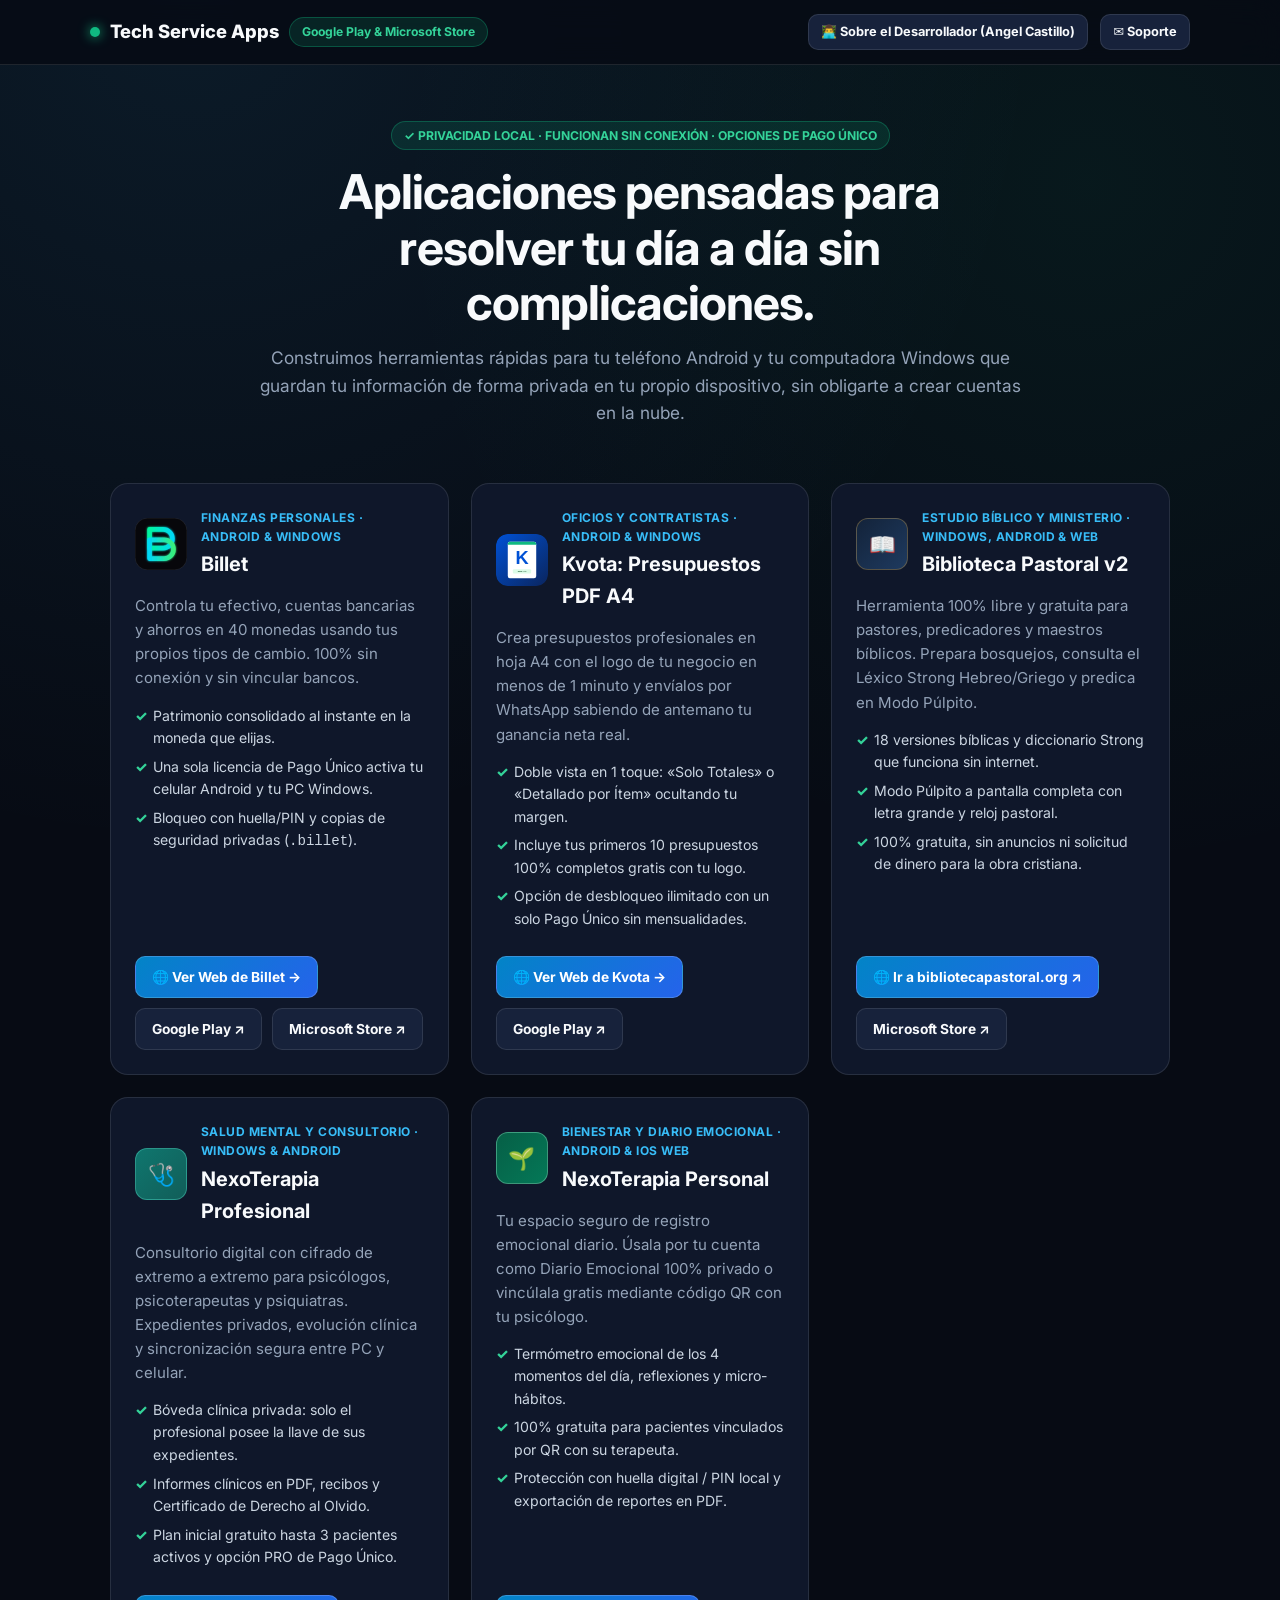
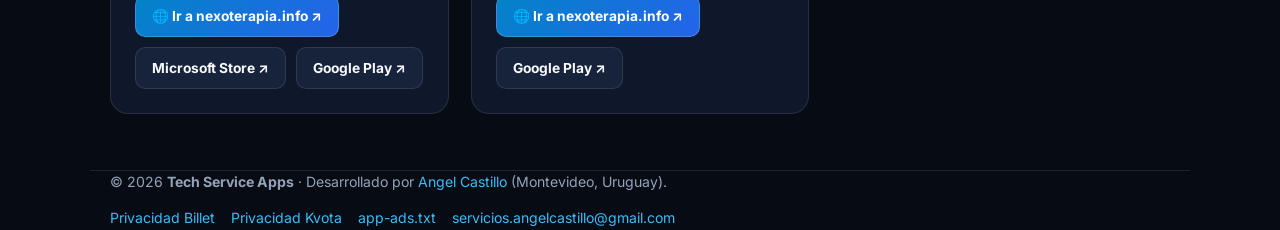
<file: apps/index.html>
<!DOCTYPE html>
<html lang="es">
<head>
  <meta charset="UTF-8" />
  <meta name="viewport" content="width=device-width, initial-scale=1.0" />
  <title>Tech Service Apps — Aplicaciones Oficiales para Android y Windows PC</title>
  <meta name="description" content="Catálogo oficial de aplicaciones publicadas por Tech Service Apps (Ángel Castillo) en Google Play Store y Microsoft Store: Billet, Kvota, Biblioteca Pastoral y NexoTerapia." />
  <meta name="robots" content="index, follow" />
  <meta name="theme-color" content="#070b14" />
  <link rel="canonical" href="https://angel7castillo.github.io/apps/" />

  <meta property="og:type" content="website" />
  <meta property="og:site_name" content="Tech Service Apps" />
  <meta property="og:url" content="https://angel7castillo.github.io/apps/" />
  <meta property="og:title" content="Tech Service Apps — Aplicaciones Privadas y Rápidas para Android &amp; Windows" />
  <meta property="og:description" content="Herramientas que funcionan sin depender de la nube y protegen tu privacidad: Billet (Finanzas), Kvota (Presupuestos PDF A4), Biblioteca Pastoral y NexoTerapia." />
  <meta property="og:image" content="https://avatars.githubusercontent.com/u/116953135?v=4" />

  <link rel="preconnect" href="https://fonts.googleapis.com" />
  <link rel="preconnect" href="https://fonts.gstatic.com" crossorigin />
  <link href="https://fonts.googleapis.com/css2?family=Inter:wght@400;500;600;700;800&display=swap" rel="stylesheet" />

  <script type="application/ld+json">
  {
    "@context": "https://schema.org",
    "@type": "CollectionPage",
    "@id": "https://angel7castillo.github.io/apps/#catalog",
    "url": "https://angel7castillo.github.io/apps/",
    "name": "Tech Service Apps — Catálogo Oficial de Aplicaciones",
    "publisher": {
      "@type": "Organization",
      "@id": "https://angel7castillo.github.io/#tech-service-apps",
      "name": "Tech Service Apps",
      "url": "https://angel7castillo.github.io/apps/",
      "email": "servicios.angelcastillo@gmail.com",
      "founder": {
        "@type": "Person",
        "name": "Angel Castillo",
        "url": "https://angel7castillo.github.io/"
      }
    }
  }
  </script>

  <style>
    :root {
      --bg: #070b14;
      --surface: #0f172a;
      --surface-2: #17223b;
      --border: rgba(255, 255, 255, 0.1);
      --text: #f8fafc;
      --muted: #94a3b8;
      --blue: #38bdf8;
      --emerald: #10b981;
    }
    * { box-sizing: border-box; margin: 0; padding: 0; }
    body {
      font-family: 'Inter', system-ui, -apple-system, sans-serif;
      background:
        radial-gradient(circle at 15% 0%, rgba(56, 189, 248, 0.09), transparent 40%),
        radial-gradient(circle at 85% 10%, rgba(16, 185, 129, 0.08), transparent 35%),
        var(--bg);
      color: var(--text);
      line-height: 1.6;
      min-height: 100vh;
    }
    .container {
      max-width: 1100px;
      margin: 0 auto;
      padding: 0 20px;
    }
    header {
      position: sticky;
      top: 0;
      z-index: 40;
      backdrop-filter: blur(14px);
      background: rgba(7, 11, 20, 0.85);
      border-bottom: 1px solid var(--border);
    }
    .topbar {
      display: flex;
      justify-content: space-between;
      align-items: center;
      padding: 14px 0;
      gap: 14px;
      flex-wrap: wrap;
    }
    .brand {
      display: inline-flex;
      align-items: center;
      gap: 10px;
      color: var(--text);
      text-decoration: none;
      font-weight: 800;
      font-size: 1.15rem;
    }
    .brand-dot {
      width: 10px;
      height: 10px;
      border-radius: 50%;
      background: var(--emerald);
      box-shadow: 0 0 12px var(--emerald);
    }
    .pill {
      display: inline-flex;
      align-items: center;
      gap: 6px;
      padding: 4px 12px;
      border-radius: 999px;
      font-size: 0.76rem;
      font-weight: 700;
      background: rgba(16, 185, 129, 0.14);
      color: #34d399;
      border: 1px solid rgba(16, 185, 129, 0.32);
    }
    .hero {
      padding: 56px 0 36px;
      text-align: center;
      max-width: 780px;
      margin: 0 auto;
    }
    h1 {
      font-size: clamp(2rem, 4vw, 3rem);
      line-height: 1.15;
      margin: 14px 0 14px;
      letter-spacing: -0.02em;
    }
    .hero p {
      color: var(--muted);
      font-size: 1.08rem;
    }
    .apps-grid {
      display: grid;
      grid-template-columns: repeat(auto-fit, minmax(320px, 1fr));
      gap: 22px;
      padding: 20px 0 56px;
    }
    .app-card {
      background: var(--surface);
      border: 1px solid var(--border);
      border-radius: 18px;
      padding: 24px;
      display: flex;
      flex-direction: column;
      justify-content: space-between;
      transition: transform 150ms ease, border-color 150ms ease;
    }
    .app-card:hover {
      transform: translateY(-2px);
      border-color: rgba(56, 189, 248, 0.4);
    }
    .app-head {
      display: flex;
      align-items: center;
      gap: 14px;
      margin-bottom: 14px;
    }
    .app-icon {
      width: 52px;
      height: 52px;
      border-radius: 12px;
      display: flex;
      align-items: center;
      justify-content: center;
      font-weight: 800;
      font-size: 1.35rem;
      flex-shrink: 0;
    }
    .app-category {
      font-size: 0.75rem;
      font-weight: 700;
      text-transform: uppercase;
      letter-spacing: 0.04em;
      color: var(--blue);
    }
    .app-card h2 {
      font-size: 1.25rem;
      margin-top: 2px;
    }
    .app-desc {
      color: var(--muted);
      font-size: 0.94rem;
      margin-bottom: 14px;
    }
    .benefits {
      list-style: none;
      margin-bottom: 18px;
    }
    .benefits li {
      font-size: 0.88rem;
      color: #cbd5e1;
      margin-bottom: 6px;
      padding-left: 18px;
      position: relative;
    }
    .benefits li::before {
      content: "✓";
      position: absolute;
      left: 0;
      color: #34d399;
      font-weight: 800;
    }
    .actions {
      display: flex;
      flex-wrap: wrap;
      gap: 10px;
      margin-top: 8px;
    }
    .btn {
      display: inline-flex;
      align-items: center;
      justify-content: center;
      gap: 6px;
      min-height: 42px;
      padding: 8px 16px;
      border-radius: 10px;
      font-size: 0.86rem;
      font-weight: 700;
      text-decoration: none;
      border: 1px solid var(--border);
      background: var(--surface-2);
      color: var(--text);
    }
    .btn:hover {
      border-color: var(--blue);
    }
    .btn-primary {
      background: linear-gradient(135deg, #0284c7, #2563eb);
      border-color: rgba(255, 255, 255, 0.18);
      color: #ffffff;
    }
    footer {
      border-top: 1px solid var(--border);
      padding: 32px 0 48px;
      color: var(--muted);
      font-size: 0.88rem;
      display: flex;
      justify-content: space-between;
      flex-wrap: wrap;
      gap: 14px;
    }
    footer a {
      color: var(--blue);
      text-decoration: none;
    }
  </style>
</head>
<body>
  <header>
    <div class="container topbar">
      <a href="./" class="brand">
        <span class="brand-dot" aria-hidden="true"></span>
        <span>Tech Service Apps</span>
        <span class="pill">Google Play &amp; Microsoft Store</span>
      </a>
      <div style="display:flex; gap:12px; align-items:center;">
        <a href="../" class="btn" style="min-height:36px; padding:6px 12px; font-size:0.8rem;">👨‍💻 Sobre el Desarrollador (Angel Castillo)</a>
        <a href="mailto:servicios.angelcastillo@gmail.com" class="btn" style="min-height:36px; padding:6px 12px; font-size:0.8rem;">✉️ Soporte</a>
      </div>
    </div>
  </header>

  <main class="container">
    <section class="hero">
      <span class="pill">✓ PRIVACIDAD LOCAL · FUNCIONAN SIN CONEXIÓN · OPCIONES DE PAGO ÚNICO</span>
      <h1>Aplicaciones pensadas para resolver tu día a día sin complicaciones.</h1>
      <p>
        Construimos herramientas rápidas para tu teléfono Android y tu computadora Windows que guardan tu información de forma privada en tu propio dispositivo, sin obligarte a crear cuentas en la nube.
      </p>
    </section>

    <section class="apps-grid" aria-label="Catálogo de aplicaciones">
      <!-- 1. BILLET -->
      <article class="app-card">
        <div>
          <div class="app-head">
            <img src="../billet/logo.svg" alt="Billet Logo" class="app-icon" width="52" height="52" />
            <div>
              <div class="app-category">Finanzas Personales · Android &amp; Windows</div>
              <h2>Billet</h2>
            </div>
          </div>
          <p class="app-desc">
            Controla tu efectivo, cuentas bancarias y ahorros en 40 monedas usando tus propios tipos de cambio. 100% sin conexión y sin vincular bancos.
          </p>
          <ul class="benefits">
            <li>Patrimonio consolidado al instante en la moneda que elijas.</li>
            <li>Una sola licencia de Pago Único activa tu celular Android y tu PC Windows.</li>
            <li>Bloqueo con huella/PIN y copias de seguridad privadas (<code>.billet</code>).</li>
          </ul>
        </div>
        <div class="actions">
          <a href="../billet/" class="btn btn-primary">🌐 Ver Web de Billet →</a>
          <a href="https://play.google.com/store/apps/details?id=app.billet" target="_blank" rel="noopener noreferrer" class="btn">Google Play ↗</a>
          <a href="https://apps.microsoft.com/detail/9MXPKKD2F58R" target="_blank" rel="noopener noreferrer" class="btn">Microsoft Store ↗</a>
        </div>
      </article>

      <!-- 2. KVOTA -->
      <article class="app-card">
        <div>
          <div class="app-head">
            <img src="../kvota/logo.svg" alt="Kvota Logo" class="app-icon" width="52" height="52" />
            <div>
              <div class="app-category">Oficios y Contratistas · Android &amp; Windows</div>
              <h2>Kvota: Presupuestos PDF A4</h2>
            </div>
          </div>
          <p class="app-desc">
            Crea presupuestos profesionales en hoja A4 con el logo de tu negocio en menos de 1 minuto y envíalos por WhatsApp sabiendo de antemano tu ganancia neta real.
          </p>
          <ul class="benefits">
            <li>Doble vista en 1 toque: «Solo Totales» o «Detallado por Ítem» ocultando tu margen.</li>
            <li>Incluye tus primeros 10 presupuestos 100% completos gratis con tu logo.</li>
            <li>Opción de desbloqueo ilimitado con un solo Pago Único sin mensualidades.</li>
          </ul>
        </div>
        <div class="actions">
          <a href="../kvota/" class="btn btn-primary">🌐 Ver Web de Kvota →</a>
          <a href="https://play.google.com/store/apps/details?id=com.techservice.kvota" target="_blank" rel="noopener noreferrer" class="btn">Google Play ↗</a>
        </div>
      </article>

      <!-- 3. BIBLIOTECA PASTORAL -->
      <article class="app-card">
        <div>
          <div class="app-head">
            <div class="app-icon" style="background:linear-gradient(135deg,#13233a,#1e3a5f); color:#e6c57b; border:1px solid rgba(184,145,70,0.4);">📖</div>
            <div>
              <div class="app-category">Estudio Bíblico y Ministerio · Windows, Android &amp; Web</div>
              <h2>Biblioteca Pastoral v2</h2>
            </div>
          </div>
          <p class="app-desc">
            Herramienta 100% libre y gratuita para pastores, predicadores y maestros bíblicos. Prepara bosquejos, consulta el Léxico Strong Hebreo/Griego y predica en Modo Púlpito.
          </p>
          <ul class="benefits">
            <li>18 versiones bíblicas y diccionario Strong que funciona sin internet.</li>
            <li>Modo Púlpito a pantalla completa con letra grande y reloj pastoral.</li>
            <li>100% gratuita, sin anuncios ni solicitud de dinero para la obra cristiana.</li>
          </ul>
        </div>
        <div class="actions">
          <a href="https://bibliotecapastoral.org" target="_blank" rel="noopener noreferrer" class="btn btn-primary">🌐 Ir a bibliotecapastoral.org ↗</a>
          <a href="https://apps.microsoft.com/detail/9N04WK1JQ3L1" target="_blank" rel="noopener noreferrer" class="btn">Microsoft Store ↗</a>
        </div>
      </article>

      <!-- 4. NEXOTERAPIA PROFESIONAL -->
      <article class="app-card">
        <div>
          <div class="app-head">
            <div class="app-icon" style="background:linear-gradient(135deg,#0f766e,#115e59); color:#5eead4; border:1px solid rgba(94,234,212,0.35);">🩺</div>
            <div>
              <div class="app-category">Salud Mental y Consultorio · Windows &amp; Android</div>
              <h2>NexoTerapia Profesional</h2>
            </div>
          </div>
          <p class="app-desc">
            Consultorio digital con cifrado de extremo a extremo para psicólogos, psicoterapeutas y psiquiatras. Expedientes privados, evolución clínica y sincronización segura entre PC y celular.
          </p>
          <ul class="benefits">
            <li>Bóveda clínica privada: solo el profesional posee la llave de sus expedientes.</li>
            <li>Informes clínicos en PDF, recibos y Certificado de Derecho al Olvido.</li>
            <li>Plan inicial gratuito hasta 3 pacientes activos y opción PRO de Pago Único.</li>
          </ul>
        </div>
        <div class="actions">
          <a href="https://nexoterapia.info" target="_blank" rel="noopener noreferrer" class="btn btn-primary">🌐 Ir a nexoterapia.info ↗</a>
          <a href="https://apps.microsoft.com/detail/9NB3Q5474Z37" target="_blank" rel="noopener noreferrer" class="btn">Microsoft Store ↗</a>
          <a href="https://play.google.com/store/apps/details?id=info.nexoterapia.terapeuta" target="_blank" rel="noopener noreferrer" class="btn">Google Play ↗</a>
        </div>
      </article>

      <!-- 5. NEXOTERAPIA PERSONAL -->
      <article class="app-card">
        <div>
          <div class="app-head">
            <div class="app-icon" style="background:linear-gradient(135deg,#065f46,#047857); color:#a7f3d0; border:1px solid rgba(167,243,208,0.35);">🌱</div>
            <div>
              <div class="app-category">Bienestar y Diario Emocional · Android &amp; iOS Web</div>
              <h2>NexoTerapia Personal</h2>
            </div>
          </div>
          <p class="app-desc">
            Tu espacio seguro de registro emocional diario. Úsala por tu cuenta como Diario Emocional 100% privado o vincúlala gratis mediante código QR con tu psicólogo.
          </p>
          <ul class="benefits">
            <li>Termómetro emocional de los 4 momentos del día, reflexiones y micro-hábitos.</li>
            <li>100% gratuita para pacientes vinculados por QR con su terapeuta.</li>
            <li>Protección con huella digital / PIN local y exportación de reportes en PDF.</li>
          </ul>
        </div>
        <div class="actions">
          <a href="https://nexoterapia.info" target="_blank" rel="noopener noreferrer" class="btn btn-primary">🌐 Ir a nexoterapia.info ↗</a>
          <a href="https://play.google.com/store/apps/details?id=info.nexoterapia.paciente" target="_blank" rel="noopener noreferrer" class="btn">Google Play ↗</a>
        </div>
      </article>
    </section>
  </main>

  <footer class="container">
    <div>
      © 2026 <strong>Tech Service Apps</strong> · Desarrollado por <a href="../">Angel Castillo</a> (Montevideo, Uruguay).
    </div>
    <div style="display:flex; gap:16px; flex-wrap:wrap;">
      <a href="../billet/privacy.html">Privacidad Billet</a>
      <a href="../kvota/privacy.html">Privacidad Kvota</a>
      <a href="https://angel7castillo.github.io/app-ads.txt">app-ads.txt</a>
      <a href="mailto:servicios.angelcastillo@gmail.com">servicios.angelcastillo@gmail.com</a>
    </div>
  </footer>
</body>
</html>
</file>
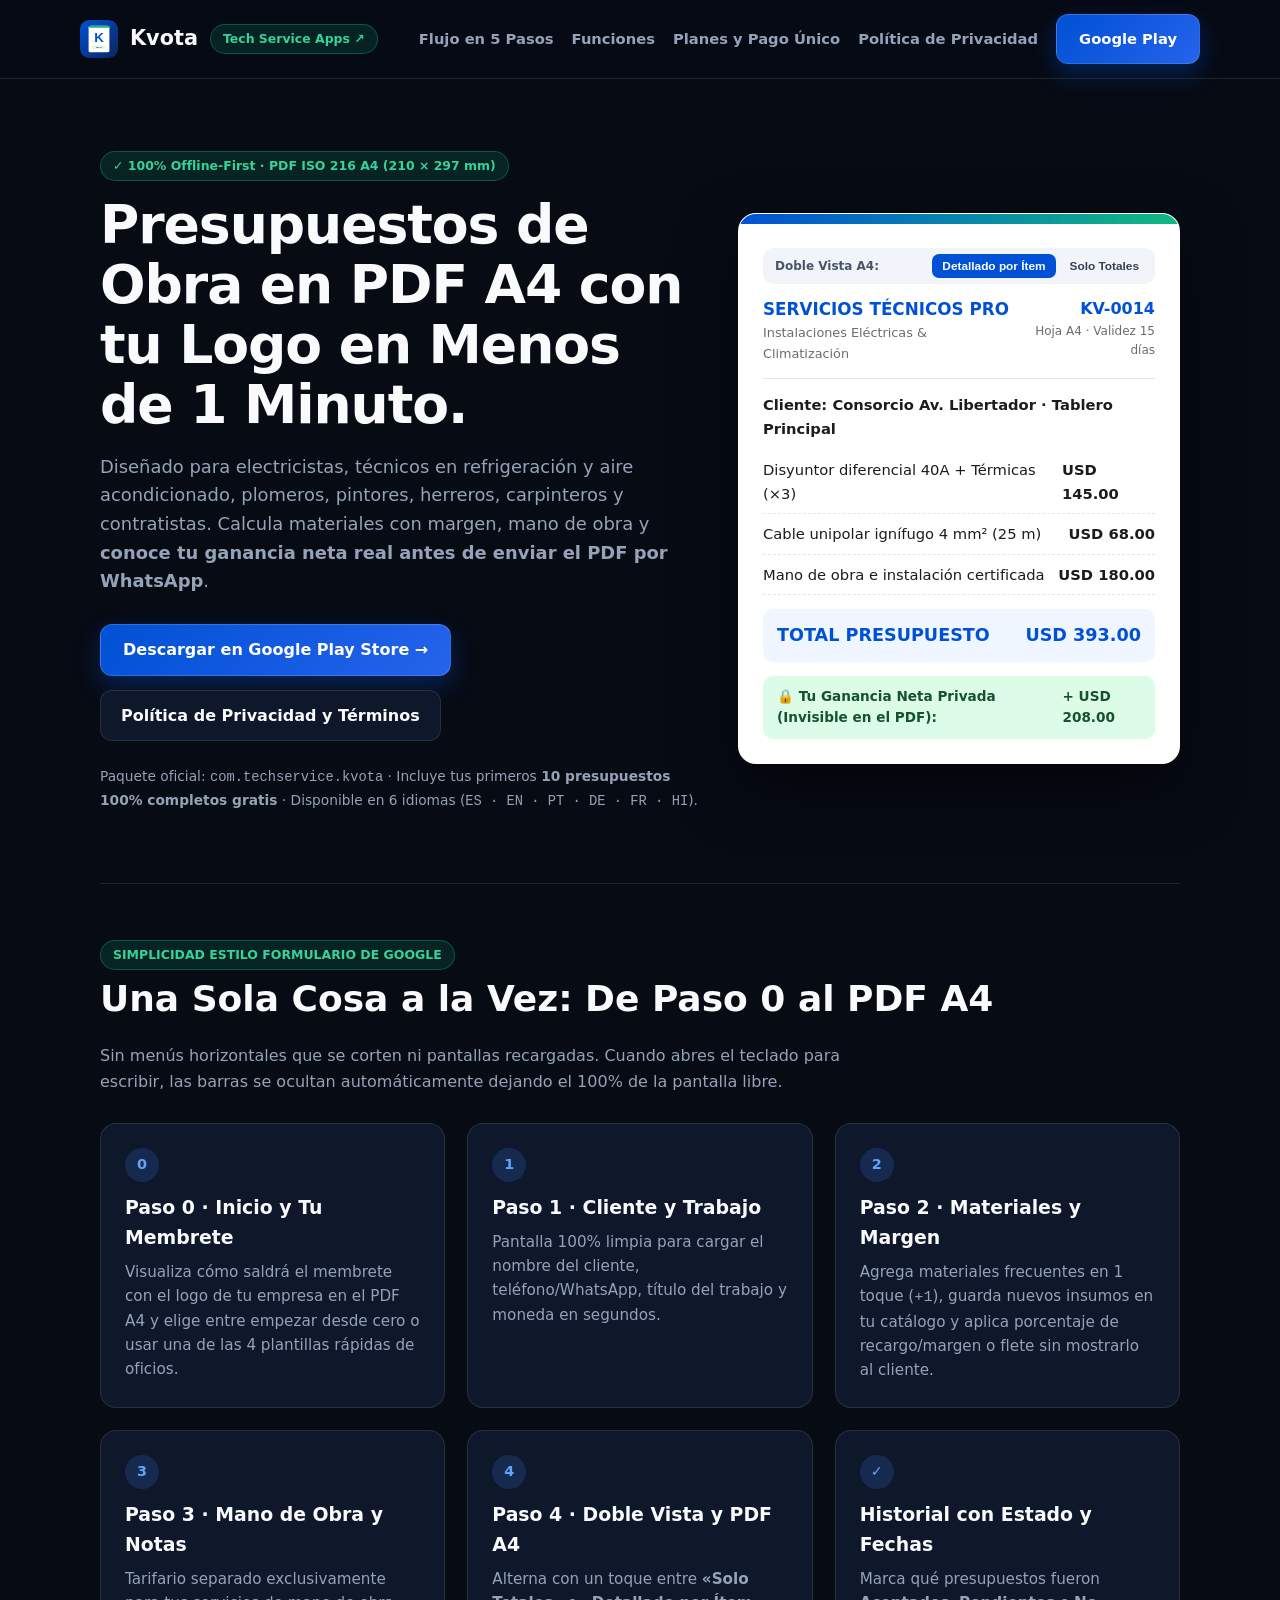
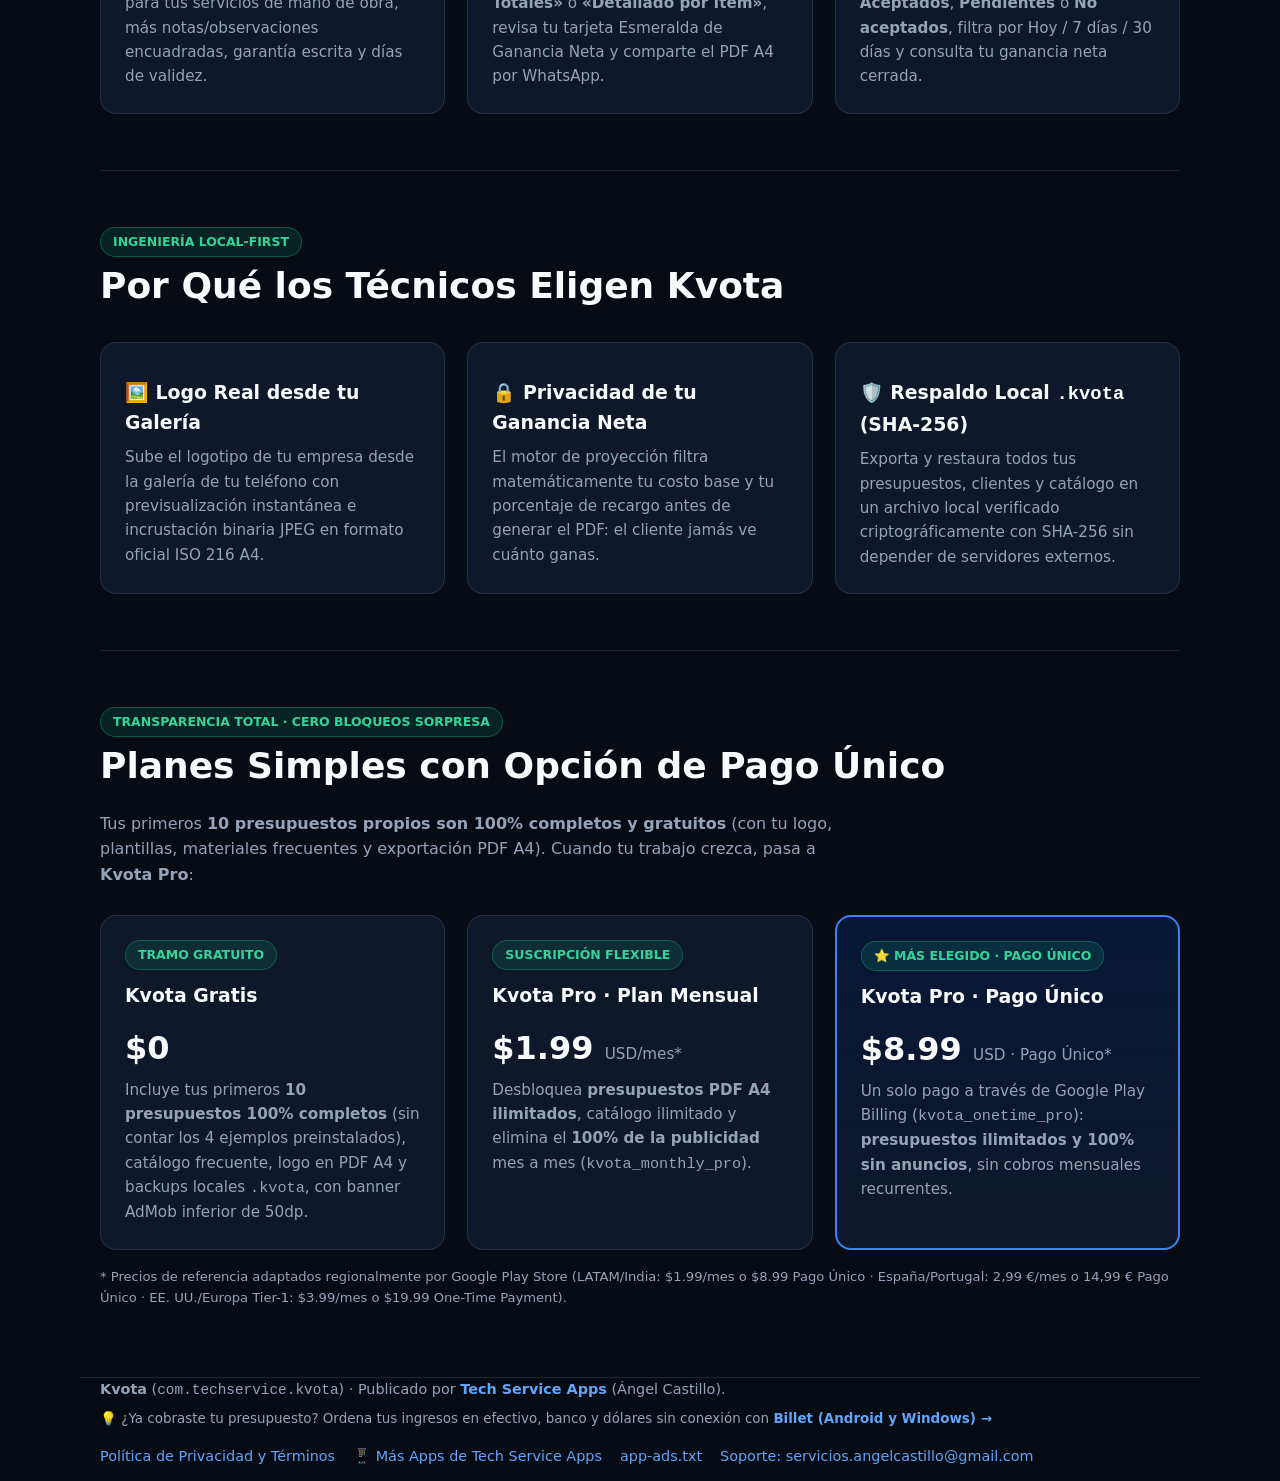
<file: kvota/index.html>
<!DOCTYPE html>
<html lang="es">
  <head>
    <meta charset="UTF-8" />
    <meta name="viewport" content="width=device-width, initial-scale=1.0" />
    <title>Kvota — Presupuestos de Obra y Oficios en PDF A4 | Tech Service Apps</title>
    <meta
      name="description"
      content="Crea y envía presupuestos profesionales de obra en PDF A4 (210x297 mm) con tu logo, materiales, mano de obra, doble vista inteligente y cálculo privado de ganancia neta. 100% Offline-First."
    />
    <meta name="robots" content="index, follow" />
    <link rel="canonical" href="https://angel7castillo.github.io/kvota/" />
    <meta property="og:type" content="website" />
    <meta property="og:site_name" content="Kvota" />
    <meta property="og:url" content="https://angel7castillo.github.io/kvota/" />
    <meta property="og:title" content="Kvota — Presupuestos de Obra y Oficios en PDF A4 en 1 Minuto" />
    <meta property="og:description" content="Doble Vista en PDF A4 (Solo Totales o Detallado), membrete con tu logo, ganancia neta privada y 100% Offline-First. Desarrollado por Tech Service Apps." />
    <meta property="og:image" content="https://angel7castillo.github.io/kvota/og-image.png" />
    <meta name="twitter:card" content="summary_large_image" />
    <meta name="theme-color" content="#0051D5" />
    <link rel="icon" type="image/svg+xml" href="./logo.svg" />
    <link rel="apple-touch-icon" href="./logo.svg" />
    <link rel="manifest" href="./site.webmanifest" />
    <script type="application/ld+json">
      {
        "@context": "https://schema.org",
        "@type": "SoftwareApplication",
        "name": "Kvota: Presupuestos PDF A4",
        "operatingSystem": "Android, Windows",
        "applicationCategory": "BusinessApplication",
        "applicationSubCategory": "Productivity",
        "publisher": {
          "@type": "Organization",
          "@id": "https://angel7castillo.github.io/#tech-service-apps",
          "name": "Tech Service Apps",
          "email": "servicios.angelcastillo@gmail.com",
          "url": "https://angel7castillo.github.io/apps/"
        },
        "offers": [
          {
            "@type": "Offer",
            "name": "Tramo Gratuito (10 Presupuestos Completos)",
            "price": "0.00",
            "priceCurrency": "USD"
          },
          {
            "@type": "Offer",
            "name": "Kvota Pro · Pago Único (One-Time Payment)",
            "price": "8.99",
            "priceCurrency": "USD"
          },
          {
            "@type": "Offer",
            "name": "Kvota Pro · Plan Mensual",
            "price": "1.99",
            "priceCurrency": "USD"
          }
        ]
      }
    </script>
    <style>
      :root {
        --bg: #070b14;
        --surface: #0f172a;
        --surface-2: #1e293b;
        --border: rgba(255, 255, 255, 0.1);
        --blue: #0051d5;
        --blue-light: #3b82f6;
        --emerald: #10b981;
        --emerald-soft: rgba(16, 185, 129, 0.14);
        --text: #f8fafc;
        --muted: #94a3b8;
      }
      * { box-sizing: border-box; }
      body {
        margin: 0;
        font-family: Inter, system-ui, -apple-system, BlinkMacSystemFont, "Segoe UI", Roboto, sans-serif;
        background: var(--bg);
        color: var(--text);
        line-height: 1.6;
      }
      .container {
        max-width: 1120px;
        margin: 0 auto;
        padding: 0 20px;
      }
      header {
        position: sticky;
        top: 0;
        z-index: 40;
        backdrop-filter: blur(16px);
        background: rgba(7, 11, 20, 0.85);
        border-bottom: 1px solid var(--border);
      }
      .nav-bar {
        display: flex;
        justify-content: space-between;
        align-items: center;
        padding: 14px 0;
        gap: 16px;
        flex-wrap: wrap;
      }
      .brand {
        display: inline-flex;
        align-items: center;
        gap: 12px;
        text-decoration: none;
        color: var(--text);
        font-weight: 800;
        font-size: 1.3rem;
      }
      .badge {
        display: inline-flex;
        align-items: center;
        gap: 6px;
        padding: 4px 12px;
        border-radius: 999px;
        font-size: 0.78rem;
        font-weight: 700;
        background: var(--emerald-soft);
        color: #34d399;
        border: 1px solid rgba(16, 185, 129, 0.35);
      }
      .nav-links {
        display: flex;
        align-items: center;
        gap: 18px;
        flex-wrap: wrap;
      }
      .nav-links a {
        color: var(--muted);
        text-decoration: none;
        font-size: 0.92rem;
        font-weight: 600;
      }
      .nav-links a:hover { color: #ffffff; }
      .btn-primary {
        display: inline-flex;
        align-items: center;
        justify-content: center;
        gap: 8px;
        background: linear-gradient(135deg, #0051d5, #2563eb);
        color: #ffffff !important;
        text-decoration: none;
        font-weight: 700;
        padding: 12px 22px;
        border-radius: 12px;
        border: 1px solid rgba(255, 255, 255, 0.16);
        box-shadow: 0 10px 25px rgba(0, 81, 213, 0.35);
      }
      .btn-secondary {
        display: inline-flex;
        align-items: center;
        justify-content: center;
        gap: 8px;
        background: var(--surface);
        color: var(--text);
        text-decoration: none;
        font-weight: 600;
        padding: 12px 20px;
        border-radius: 12px;
        border: 1px solid var(--border);
      }
      .hero {
        padding: 72px 0 56px;
        display: grid;
        grid-template-columns: 1.15fr 0.85fr;
        gap: 40px;
        align-items: center;
      }
      @media (max-width: 860px) {
        .hero { grid-template-columns: 1fr; padding: 44px 0; }
      }
      h1 {
        font-size: clamp(2.1rem, 4.2vw, 3.35rem);
        line-height: 1.12;
        margin: 14px 0 18px;
        letter-spacing: -0.02em;
      }
      .hero-lead {
        font-size: 1.12rem;
        color: var(--muted);
        margin-bottom: 28px;
      }
      .cta-row {
        display: flex;
        flex-wrap: wrap;
        gap: 14px;
        margin-bottom: 24px;
      }
      .preview-sheet {
        background: #ffffff;
        color: #1c1c1e;
        border-radius: 18px;
        overflow: hidden;
        box-shadow: 0 24px 60px rgba(0, 0, 0, 0.55);
        border: 1px solid rgba(255, 255, 255, 0.2);
      }
      .sheet-stripe {
        height: 10px;
        background: linear-gradient(90deg, #0051d5, #10b981);
      }
      .sheet-body { padding: 24px; }
      .sheet-header {
        display: flex;
        justify-content: space-between;
        align-items: flex-start;
        border-bottom: 1px solid #e5e5ea;
        padding-bottom: 14px;
        margin-bottom: 14px;
      }
      .sheet-line {
        display: flex;
        justify-content: space-between;
        padding: 8px 0;
        border-bottom: 1px dashed #e5e5ea;
        font-size: 0.92rem;
      }
      .sheet-total {
        display: flex;
        justify-content: space-between;
        align-items: center;
        background: #eff6ff;
        color: #0051d5;
        padding: 12px 14px;
        border-radius: 10px;
        font-weight: 800;
        font-size: 1.1rem;
        margin-top: 14px;
      }
      .profit-pill {
        margin-top: 14px;
        background: #dcfce7;
        color: #14532d;
        padding: 10px 14px;
        border-radius: 10px;
        font-size: 0.85rem;
        font-weight: 700;
        display: flex;
        justify-content: space-between;
      }
      section { padding: 56px 0; border-top: 1px solid var(--border); }
      h2 {
        font-size: clamp(1.6rem, 3vw, 2.25rem);
        margin: 0 0 12px;
      }
      .grid-3 {
        display: grid;
        grid-template-columns: repeat(auto-fit, minmax(290px, 1fr));
        gap: 22px;
        margin-top: 28px;
      }
      .card {
        background: var(--surface);
        border: 1px solid var(--border);
        border-radius: 16px;
        padding: 24px;
      }
      .card h3 { margin: 10px 0 8px; font-size: 1.18rem; }
      .card p { color: var(--muted); margin: 0; font-size: 0.95rem; }
      .step-num {
        display: inline-flex;
        align-items: center;
        justify-content: center;
        width: 34px;
        height: 34px;
        border-radius: 999px;
        background: rgba(59, 130, 246, 0.18);
        color: #60a5fa;
        font-weight: 800;
        font-size: 0.9rem;
      }
      .pricing-featured {
        border: 2px solid #3b82f6;
        background: linear-gradient(180deg, rgba(0, 81, 213, 0.18), var(--surface));
      }
      .price-tag {
        font-size: 2rem;
        font-weight: 800;
        margin: 12px 0 4px;
      }
      footer {
        padding: 40px 0 60px;
        border-top: 1px solid var(--border);
        color: var(--muted);
        font-size: 0.9rem;
        display: flex;
        flex-wrap: wrap;
        justify-content: space-between;
        gap: 16px;
      }
      footer a { color: #60a5fa; text-decoration: none; }
    </style>
  </head>
  <body>
    <header>
      <div class="container nav-bar">
        <div style="display: inline-flex; align-items: center; gap: 12px; flex-wrap: wrap;">
          <a href="./" class="brand">
            <img src="./logo.svg" alt="Kvota Logo" width="38" height="38" style="border-radius: 9px;" />
            <span>Kvota</span>
          </a>
          <a href="../apps/" class="badge" style="text-decoration: none;" title="Ver catálogo de Tech Service Apps">Tech Service Apps ↗</a>
        </div>
        <nav class="nav-links" aria-label="Navegación principal">
          <a href="#flujo">Flujo en 5 Pasos</a>
          <a href="#funciones">Funciones</a>
          <a href="#precios">Planes y Pago Único</a>
          <a href="./privacy.html">Política de Privacidad</a>
          <a href="https://play.google.com/store/apps/details?id=com.techservice.kvota" class="btn-primary">Google Play</a>
        </nav>
      </div>
    </header>

    <main class="container">
      <div class="hero">
        <div>
          <span class="badge">✓ 100% Offline-First · PDF ISO 216 A4 (210 × 297 mm)</span>
          <h1>Presupuestos de Obra en PDF A4 con tu Logo en Menos de 1 Minuto.</h1>
          <p class="hero-lead">
            Diseñado para electricistas, técnicos en refrigeración y aire acondicionado, plomeros, pintores, herreros, carpinteros y contratistas. Calcula materiales con margen, mano de obra y <strong>conoce tu ganancia neta real antes de enviar el PDF por WhatsApp</strong>.
          </p>
          <div class="cta-row">
            <a href="https://play.google.com/store/apps/details?id=com.techservice.kvota" class="btn-primary">
              Descargar en Google Play Store →
            </a>
            <a href="./privacy.html" class="btn-secondary">
              Política de Privacidad y Términos
            </a>
          </div>
          <p style="font-size: 0.86rem; color: var(--muted);">
            Paquete oficial: <code>com.techservice.kvota</code> · Incluye tus primeros <strong>10 presupuestos 100% completos gratis</strong> · Disponible en 6 idiomas (<code>ES · EN · PT · DE · FR · HI</code>).
          </p>
        </div>

        <div class="preview-sheet" aria-label="Vista previa interactiva de presupuesto A4 en Kvota">
          <div class="sheet-stripe"></div>
          <div class="sheet-body">
            <div style="display:flex; justify-content:space-between; align-items:center; gap:8px; margin-bottom:12px; background:#f1f5f9; padding:6px; border-radius:10px;">
              <span style="font-size:0.75rem; font-weight:700; color:#475569; padding-left:6px;">Doble Vista A4:</span>
              <div style="display:inline-flex; gap:4px;">
                <button type="button" id="btn-view-detail" onclick="setA4View('detail')" style="border:none; background:#0051d5; color:#fff; font-weight:700; font-size:0.74rem; padding:5px 10px; border-radius:7px; cursor:pointer;">Detallado por Ítem</button>
                <button type="button" id="btn-view-summary" onclick="setA4View('summary')" style="border:none; background:transparent; color:#334155; font-weight:700; font-size:0.74rem; padding:5px 10px; border-radius:7px; cursor:pointer;">Solo Totales</button>
              </div>
            </div>
            <div class="sheet-header">
              <div>
                <div style="font-weight: 800; font-size: 1.05rem; color: #0051d5;">SERVICIOS TÉCNICOS PRO</div>
                <div style="font-size: 0.8rem; color: #6c6c70;">Instalaciones Eléctricas &amp; Climatización</div>
              </div>
              <div style="text-align: right;">
                <div style="font-weight: 800; color: #0051d5;">KV-0014</div>
                <div style="font-size: 0.75rem; color: #6c6c70;">Hoja A4 · Validez 15 días</div>
              </div>
            </div>
            <div style="font-weight: 700; font-size: 0.92rem; margin-bottom: 10px;">
              Cliente: Consorcio Av. Libertador · Tablero Principal
            </div>
            <div id="a4-items-detail">
              <div class="sheet-line">
                <span>Disyuntor diferencial 40A + Térmicas (×3)</span>
                <strong>USD 145.00</strong>
              </div>
              <div class="sheet-line">
                <span>Cable unipolar ignífugo 4 mm² (25 m)</span>
                <strong>USD 68.00</strong>
              </div>
              <div class="sheet-line">
                <span>Mano de obra e instalación certificada</span>
                <strong>USD 180.00</strong>
              </div>
            </div>
            <div id="a4-items-summary" style="display:none;">
              <div class="sheet-line">
                <span>Provisión completa de materiales eléctricos certificados</span>
                <strong>Incluido</strong>
              </div>
              <div class="sheet-line">
                <span>Mano de obra, montaje de tablero y puesta en marcha</span>
                <strong>Incluido</strong>
              </div>
            </div>
            <div class="sheet-total">
              <span>TOTAL PRESUPUESTO</span>
              <span>USD 393.00</span>
            </div>
            <div class="profit-pill">
              <span>🔒 Tu Ganancia Neta Privada (Invisible en el PDF):</span>
              <span>+ USD 208.00</span>
            </div>
          </div>
        </div>
      </div>

      <section id="flujo">
        <span class="badge">SIMPLICIDAD ESTILO FORMULARIO DE GOOGLE</span>
        <h2>Una Sola Cosa a la Vez: De Paso 0 al PDF A4</h2>
        <p style="color: var(--muted); max-width: 760px;">
          Sin menús horizontales que se corten ni pantallas recargadas. Cuando abres el teclado para escribir, las barras se ocultan automáticamente dejando el 100% de la pantalla libre.
        </p>
        <div class="grid-3">
          <div class="card">
            <span class="step-num">0</span>
            <h3>Paso 0 · Inicio y Tu Membrete</h3>
            <p>Visualiza cómo saldrá el membrete con el logo de tu empresa en el PDF A4 y elige entre empezar desde cero o usar una de las 4 plantillas rápidas de oficios.</p>
          </div>
          <div class="card">
            <span class="step-num">1</span>
            <h3>Paso 1 · Cliente y Trabajo</h3>
            <p>Pantalla 100% limpia para cargar el nombre del cliente, teléfono/WhatsApp, título del trabajo y moneda en segundos.</p>
          </div>
          <div class="card">
            <span class="step-num">2</span>
            <h3>Paso 2 · Materiales y Margen</h3>
            <p>Agrega materiales frecuentes en 1 toque (<code>+1</code>), guarda nuevos insumos en tu catálogo y aplica porcentaje de recargo/margen o flete sin mostrarlo al cliente.</p>
          </div>
          <div class="card">
            <span class="step-num">3</span>
            <h3>Paso 3 · Mano de Obra y Notas</h3>
            <p>Tarifario separado exclusivamente para tus servicios de mano de obra, más notas/observaciones encuadradas, garantía escrita y días de validez.</p>
          </div>
          <div class="card">
            <span class="step-num">4</span>
            <h3>Paso 4 · Doble Vista y PDF A4</h3>
            <p>Alterna con un toque entre <strong>«Solo Totales»</strong> o <strong>«Detallado por Ítem»</strong>, revisa tu tarjeta Esmeralda de Ganancia Neta y comparte el PDF A4 por WhatsApp.</p>
          </div>
          <div class="card">
            <span class="step-num">✓</span>
            <h3>Historial con Estado y Fechas</h3>
            <p>Marca qué presupuestos fueron <strong>Aceptados</strong>, <strong>Pendientes</strong> o <strong>No aceptados</strong>, filtra por Hoy / 7 días / 30 días y consulta tu ganancia neta cerrada.</p>
          </div>
        </div>
      </section>

      <section id="funciones">
        <span class="badge">INGENIERÍA LOCAL-FIRST</span>
        <h2>Por Qué los Técnicos Eligen Kvota</h2>
        <div class="grid-3">
          <div class="card">
            <h3>🖼️ Logo Real desde tu Galería</h3>
            <p>Sube el logotipo de tu empresa desde la galería de tu teléfono con previsualización instantánea e incrustación binaria JPEG en formato oficial ISO 216 A4.</p>
          </div>
          <div class="card">
            <h3>🔒 Privacidad de tu Ganancia Neta</h3>
            <p>El motor de proyección filtra matemáticamente tu costo base y tu porcentaje de recargo antes de generar el PDF: el cliente jamás ve cuánto ganas.</p>
          </div>
          <div class="card">
            <h3>🛡️ Respaldo Local <code>.kvota</code> (SHA-256)</h3>
            <p>Exporta y restaura todos tus presupuestos, clientes y catálogo en un archivo local verificado criptográficamente con SHA-256 sin depender de servidores externos.</p>
          </div>
        </div>
      </section>

      <section id="precios">
        <span class="badge">TRANSPARENCIA TOTAL · CERO BLOQUEOS SORPRESA</span>
        <h2>Planes Simples con Opción de Pago Único</h2>
        <p style="color: var(--muted); max-width: 760px;">
          Tus primeros <strong>10 presupuestos propios son 100% completos y gratuitos</strong> (con tu logo, plantillas, materiales frecuentes y exportación PDF A4). Cuando tu trabajo crezca, pasa a <strong>Kvota Pro</strong>:
        </p>
        <div class="grid-3">
          <div class="card">
            <span class="badge">TRAMO GRATUITO</span>
            <h3>Kvota Gratis</h3>
            <div class="price-tag">$0</div>
            <p>Incluye tus primeros <strong>10 presupuestos 100% completos</strong> (sin contar los 4 ejemplos preinstalados), catálogo frecuente, logo en PDF A4 y backups locales <code>.kvota</code>, con banner AdMob inferior de 50dp.</p>
          </div>
          <div class="card">
            <span class="badge">SUSCRIPCIÓN FLEXIBLE</span>
            <h3>Kvota Pro · Plan Mensual</h3>
            <div class="price-tag">$1.99 <span style="font-size: 0.95rem; font-weight: 500; color: var(--muted);">USD/mes*</span></div>
            <p>Desbloquea <strong>presupuestos PDF A4 ilimitados</strong>, catálogo ilimitado y elimina el <strong>100% de la publicidad</strong> mes a mes (<code>kvota_monthly_pro</code>).</p>
          </div>
          <div class="card pricing-featured">
            <span class="badge">⭐ MÁS ELEGIDO · PAGO ÚNICO</span>
            <h3>Kvota Pro · Pago Único</h3>
            <div class="price-tag">$8.99 <span style="font-size: 0.95rem; font-weight: 500; color: var(--muted);">USD · Pago Único*</span></div>
            <p>Un solo pago a través de Google Play Billing (<code>kvota_onetime_pro</code>): <strong>presupuestos ilimitados y 100% sin anuncios</strong>, sin cobros mensuales recurrentes.</p>
          </div>
        </div>
        <p style="font-size: 0.82rem; color: var(--muted); margin-top: 16px;">
          * Precios de referencia adaptados regionalmente por Google Play Store (LATAM/India: $1.99/mes o $8.99 Pago Único · España/Portugal: 2,99 €/mes o 14,99 € Pago Único · EE. UU./Europa Tier-1: $3.99/mes o $19.99 One-Time Payment).
        </p>
      </section>
    </main>

    <footer class="container">
      <div>
        <strong>Kvota</strong> (<code>com.techservice.kvota</code>) · Publicado por <strong><a href="../apps/">Tech Service Apps</a></strong> (Ángel Castillo).
        <div style="margin-top: 6px; font-size: 0.84rem;">
          💡 ¿Ya cobraste tu presupuesto? Ordena tus ingresos en efectivo, banco y dólares sin conexión con <a href="../billet/"><strong>Billet (Android y Windows) →</strong></a>
        </div>
      </div>
      <div style="display: flex; gap: 18px; flex-wrap: wrap; align-items: center;">
        <a href="./privacy.html">Política de Privacidad y Términos</a>
        <a href="../apps/">📱 Más Apps de Tech Service Apps</a>
        <a href="https://angel7castillo.github.io/app-ads.txt">app-ads.txt</a>
        <a href="mailto:servicios.angelcastillo@gmail.com">Soporte: servicios.angelcastillo@gmail.com</a>
      </div>
    </footer>
    <script>
      function setA4View(mode) {
        var isDetail = mode === 'detail';
        document.getElementById('a4-items-detail').style.display = isDetail ? 'block' : 'none';
        document.getElementById('a4-items-summary').style.display = isDetail ? 'none' : 'block';
        var bDetail = document.getElementById('btn-view-detail');
        var bSummary = document.getElementById('btn-view-summary');
        bDetail.style.background = isDetail ? '#0051d5' : 'transparent';
        bDetail.style.color = isDetail ? '#ffffff' : '#334155';
        bSummary.style.background = !isDetail ? '#0051d5' : 'transparent';
        bSummary.style.color = !isDetail ? '#ffffff' : '#334155';
      }
    </script>
  </body>
</html>
</file>
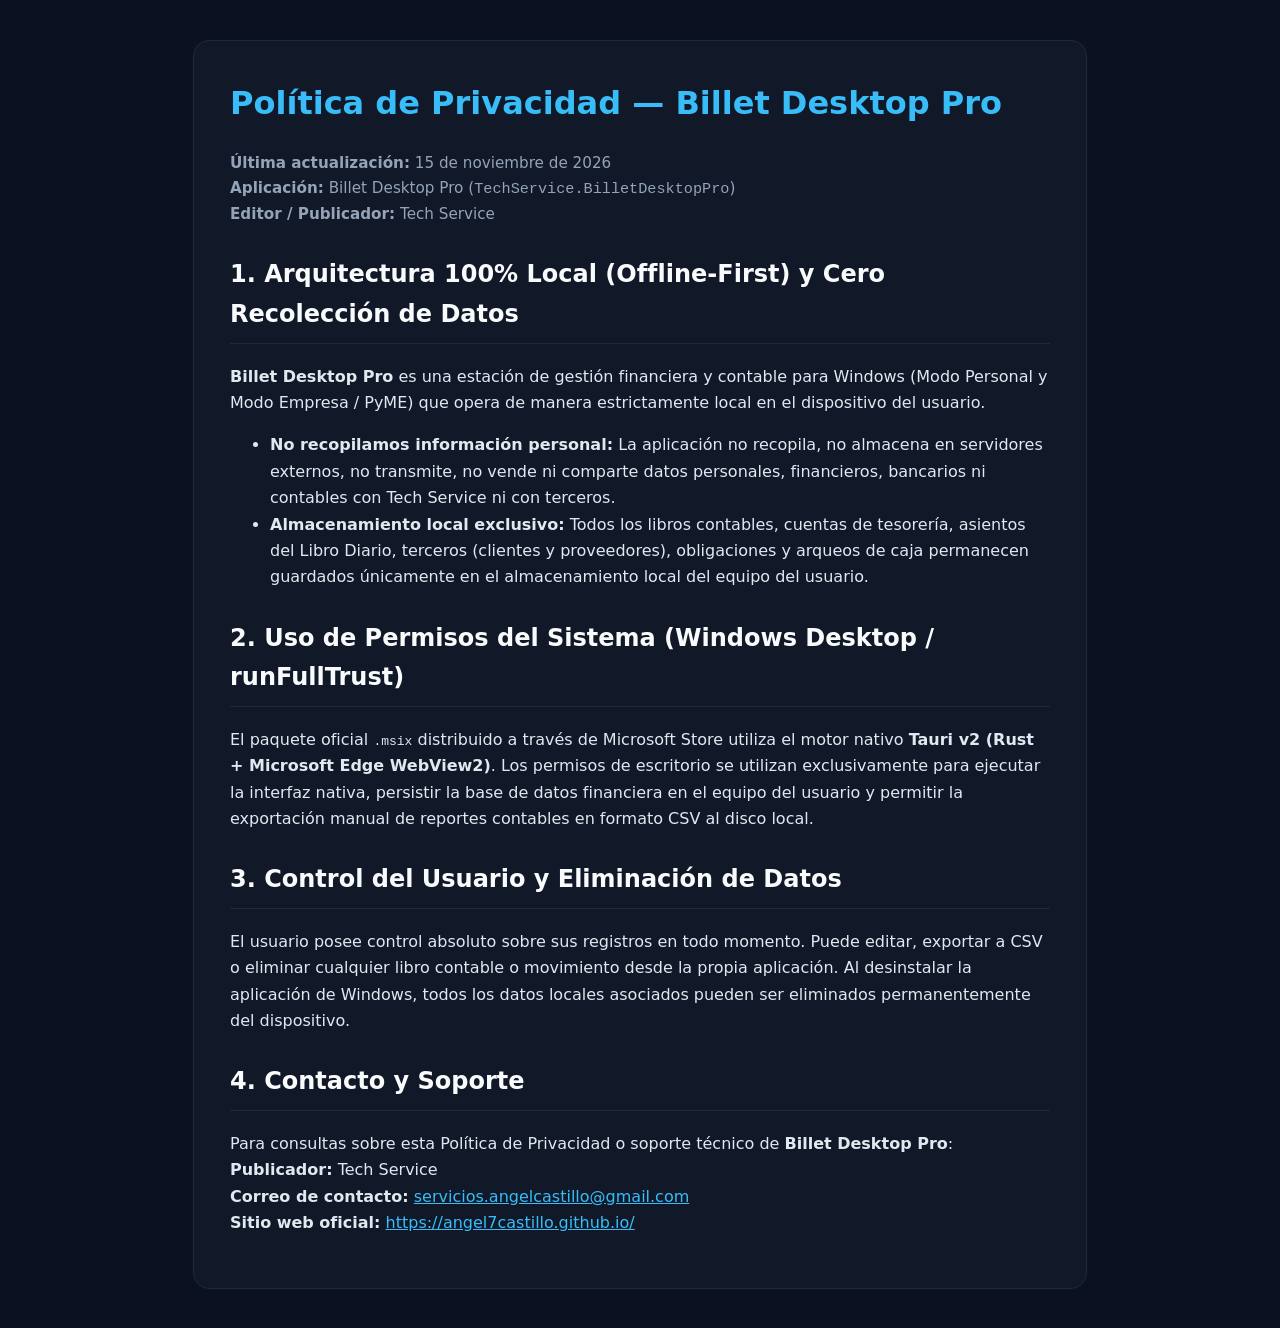
<file: billet-privacy.html>
<!DOCTYPE html>
<html lang="es">
<head>
  <meta charset="UTF-8" />
  <meta name="viewport" content="width=device-width, initial-scale=1.0" />
  <title>Política de Privacidad — Billet Desktop Pro (Tech Service)</title>
  <style>
    body {
      font-family: "Segoe UI", system-ui, -apple-system, sans-serif;
      background: #0b1120;
      color: #e2e8f0;
      line-height: 1.65;
      margin: 0;
      padding: 40px 20px;
    }
    main {
      max-width: 820px;
      margin: 0 auto;
      background: #111827;
      border: 1px solid #1e293b;
      border-radius: 16px;
      padding: 36px;
    }
    h1 { color: #38bdf8; margin-top: 0; }
    h2 { color: #f8fafc; border-bottom: 1px solid #1e293b; padding-bottom: 8px; margin-top: 28px; }
    .meta { color: #94a3b8; font-size: 0.95rem; margin-bottom: 24px; }
    a { color: #38bdf8; }
  </style>
</head>
<body>
  <main>
    <h1>Política de Privacidad — Billet Desktop Pro</h1>
    <p class="meta">
      <strong>Última actualización:</strong> 15 de noviembre de 2026<br />
      <strong>Aplicación:</strong> Billet Desktop Pro (<code>TechService.BilletDesktopPro</code>)<br />
      <strong>Editor / Publicador:</strong> Tech Service
    </p>

    <h2>1. Arquitectura 100% Local (Offline-First) y Cero Recolección de Datos</h2>
    <p>
      <strong>Billet Desktop Pro</strong> es una estación de gestión financiera y contable para Windows (Modo Personal y Modo Empresa / PyME) que opera de manera estrictamente local en el dispositivo del usuario.
    </p>
    <ul>
      <li><strong>No recopilamos información personal:</strong> La aplicación no recopila, no almacena en servidores externos, no transmite, no vende ni comparte datos personales, financieros, bancarios ni contables con Tech Service ni con terceros.</li>
      <li><strong>Almacenamiento local exclusivo:</strong> Todos los libros contables, cuentas de tesorería, asientos del Libro Diario, terceros (clientes y proveedores), obligaciones y arqueos de caja permanecen guardados únicamente en el almacenamiento local del equipo del usuario.</li>
    </ul>

    <h2>2. Uso de Permisos del Sistema (Windows Desktop / runFullTrust)</h2>
    <p>
      El paquete oficial <code>.msix</code> distribuido a través de Microsoft Store utiliza el motor nativo <strong>Tauri v2 (Rust + Microsoft Edge WebView2)</strong>. Los permisos de escritorio se utilizan exclusivamente para ejecutar la interfaz nativa, persistir la base de datos financiera en el equipo del usuario y permitir la exportación manual de reportes contables en formato CSV al disco local.
    </p>

    <h2>3. Control del Usuario y Eliminación de Datos</h2>
    <p>
      El usuario posee control absoluto sobre sus registros en todo momento. Puede editar, exportar a CSV o eliminar cualquier libro contable o movimiento desde la propia aplicación. Al desinstalar la aplicación de Windows, todos los datos locales asociados pueden ser eliminados permanentemente del dispositivo.
    </p>

    <h2>4. Contacto y Soporte</h2>
    <p>
      Para consultas sobre esta Política de Privacidad o soporte técnico de <strong>Billet Desktop Pro</strong>:<br />
      <strong>Publicador:</strong> Tech Service<br />
      <strong>Correo de contacto:</strong> <a href="mailto:servicios.angelcastillo@gmail.com">servicios.angelcastillo@gmail.com</a><br />
      <strong>Sitio web oficial:</strong> <a href="https://angel7castillo.github.io/">https://angel7castillo.github.io/</a>
    </p>
  </main>
</body>
</html>
</file>
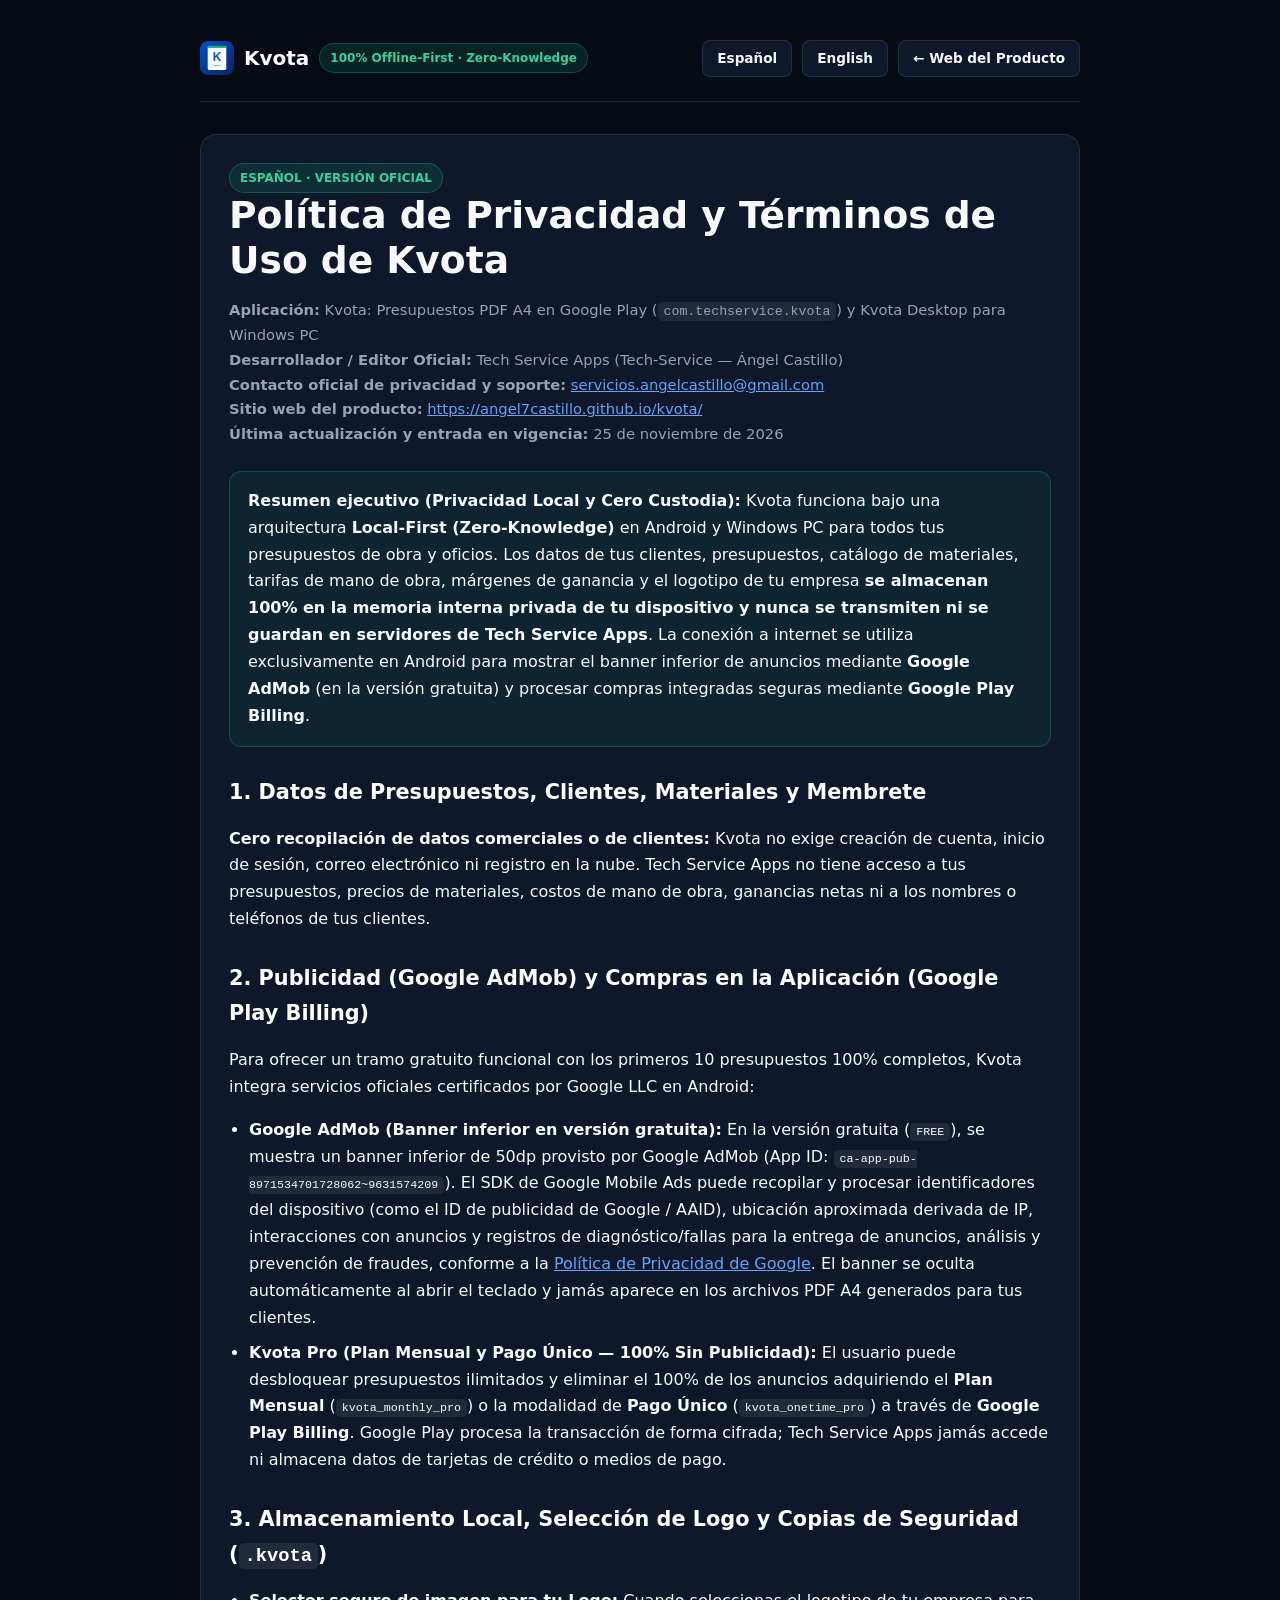
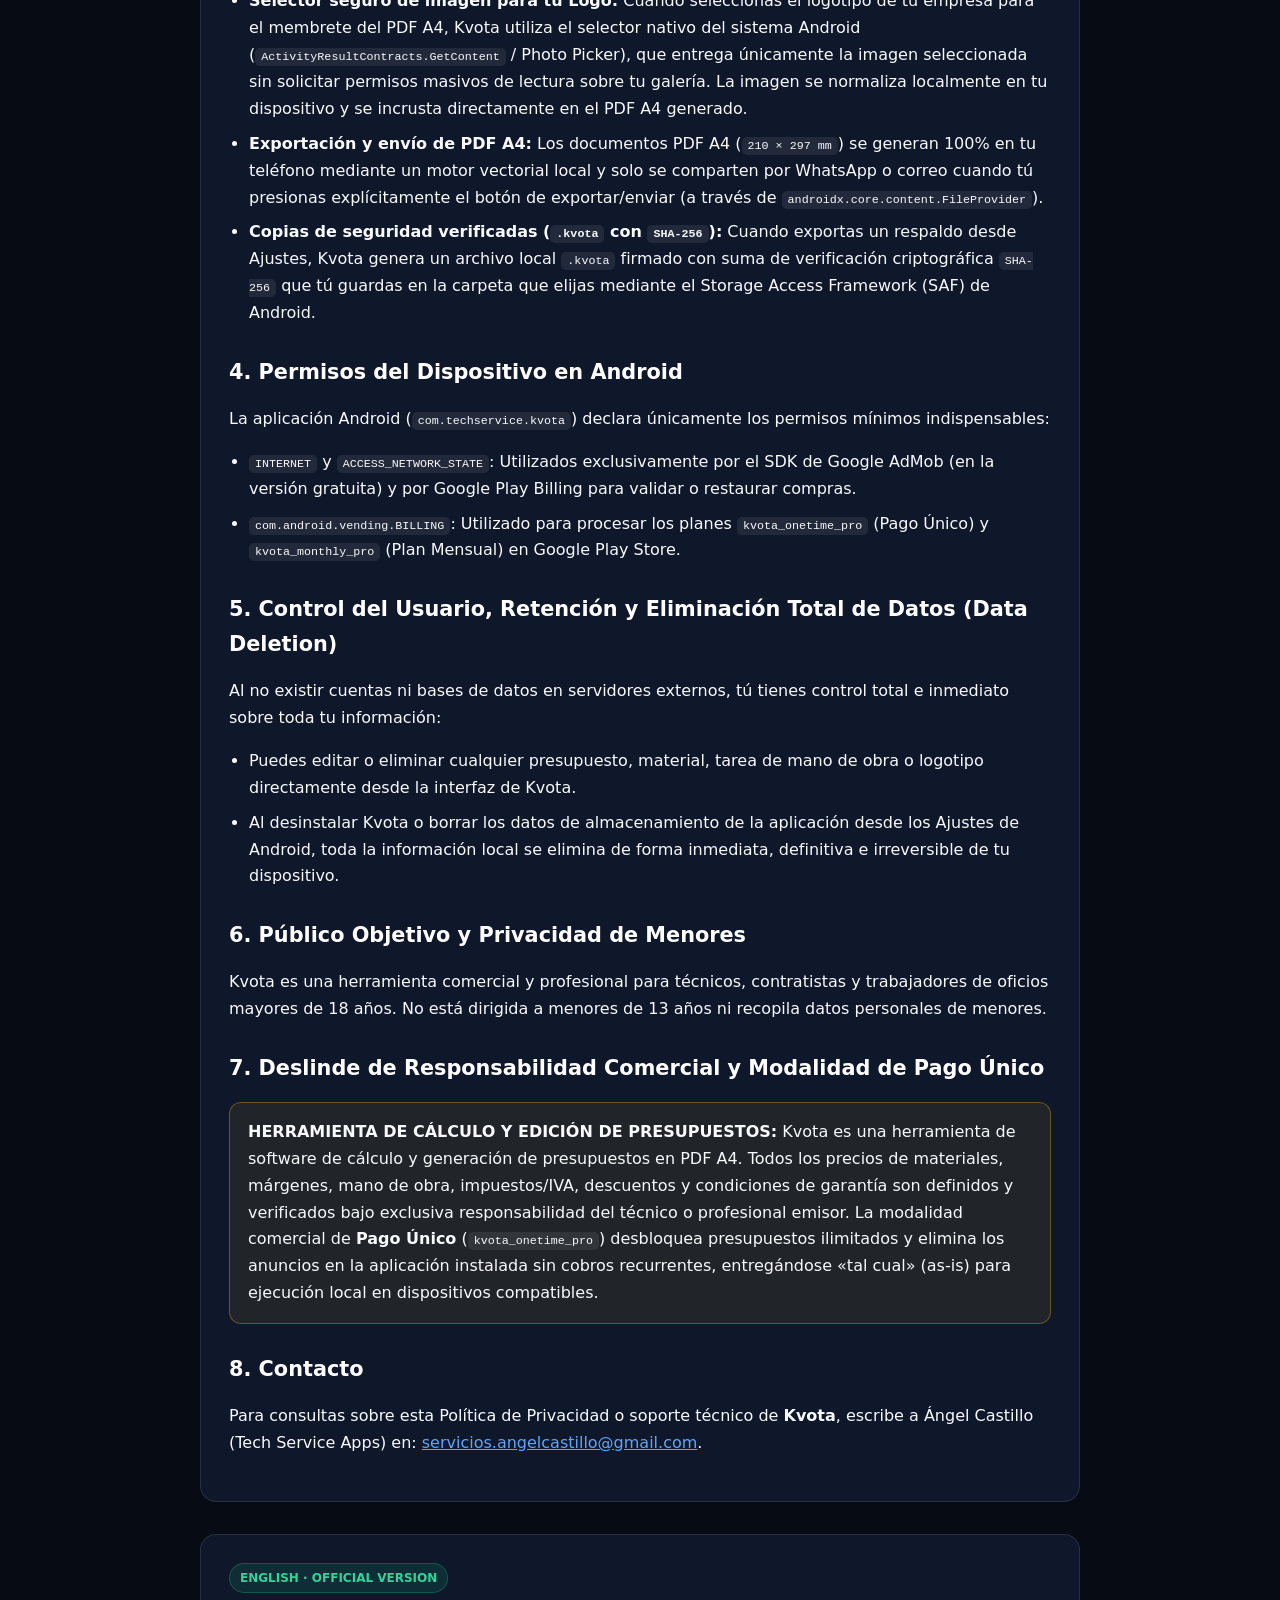
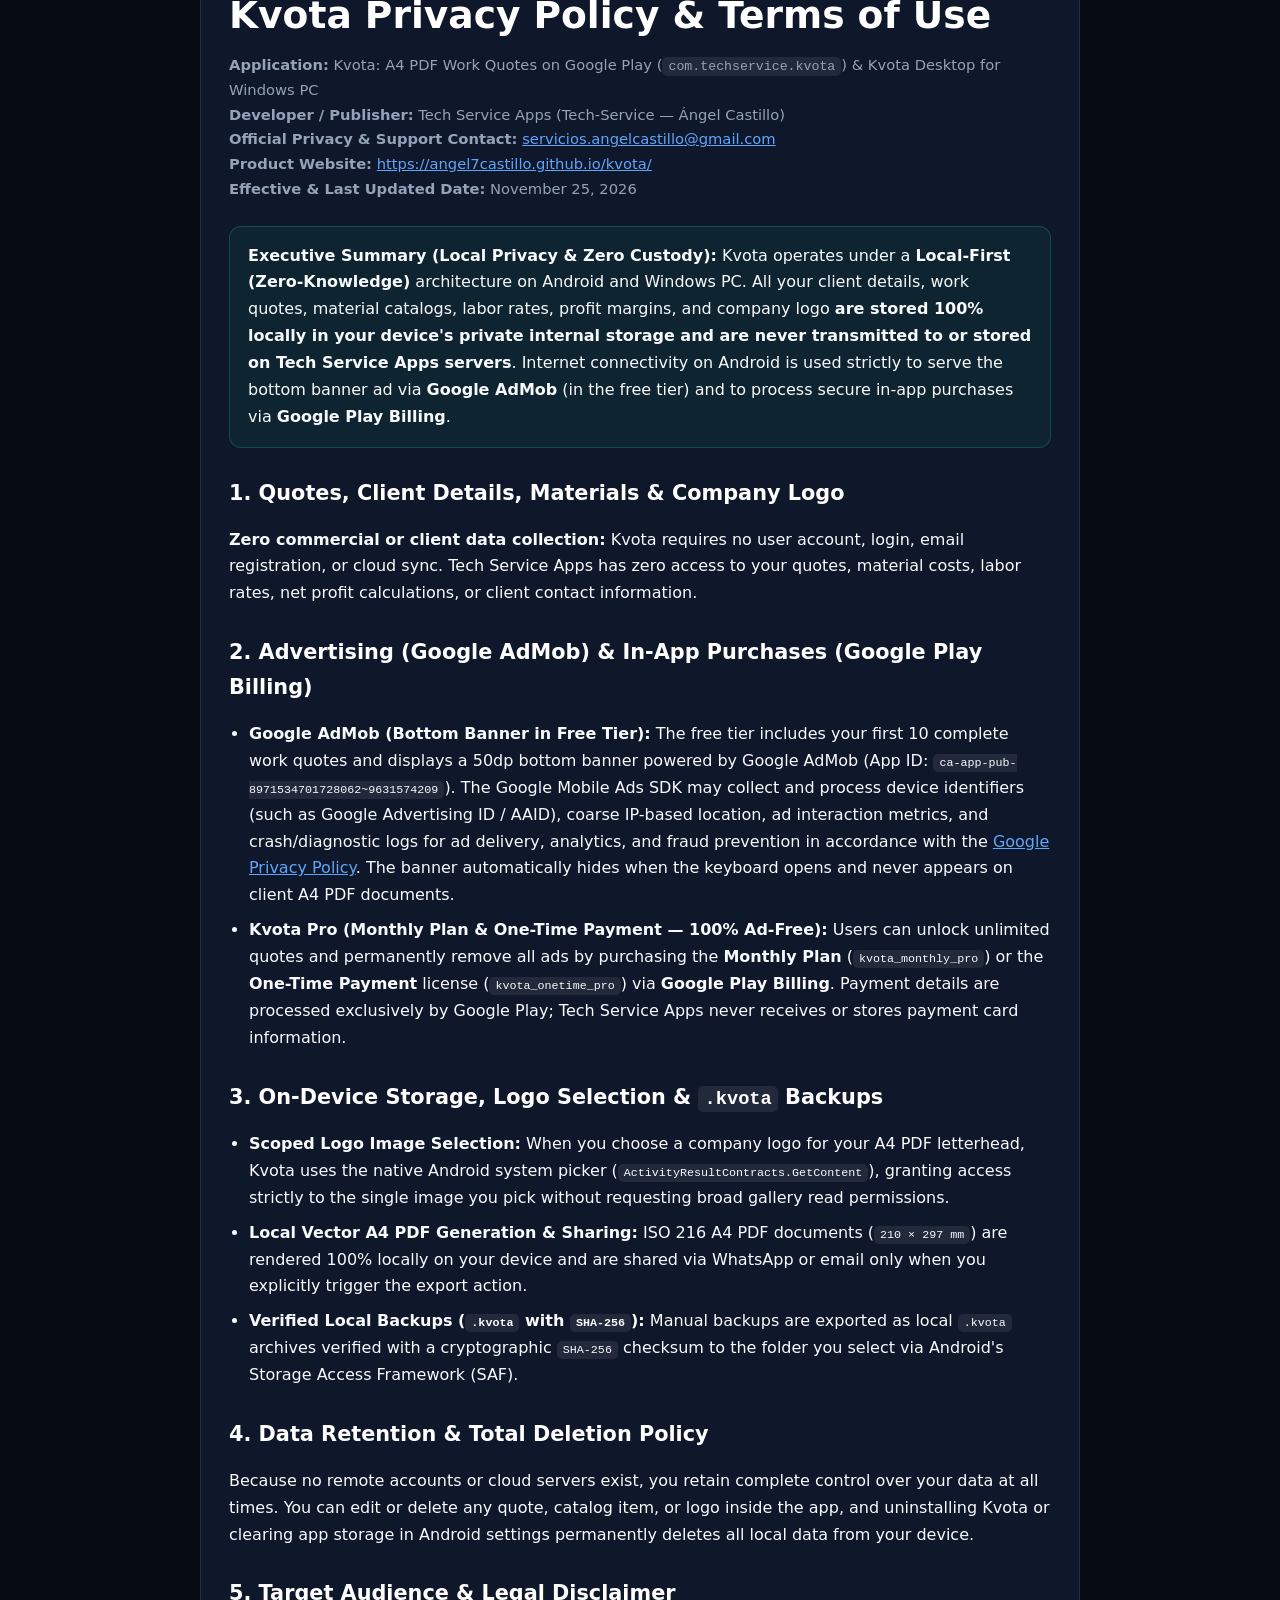
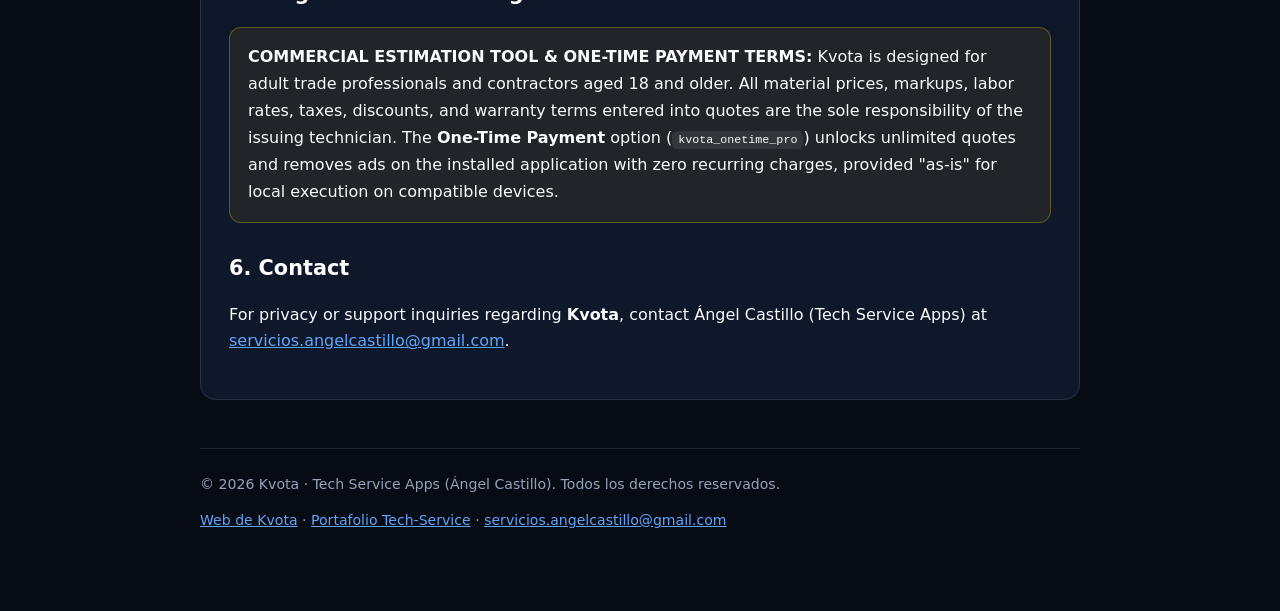
<file: kvota-privacy.html>
<!DOCTYPE html>
<html lang="es">
  <head>
    <meta charset="UTF-8" />
    <meta name="viewport" content="width=device-width, initial-scale=1.0" />
    <title>Política de Privacidad y Términos — Kvota (com.techservice.kvota) | Tech Service Apps</title>
    <meta
      name="description"
      content="Política de Privacidad oficial y Términos de Uso de Kvota (com.techservice.kvota), aplicación de presupuestos de obra en PDF A4 100% offline desarrollada por Tech Service Apps (Ángel Castillo)."
    />
    <meta name="robots" content="index, follow" />
    <link rel="canonical" href="https://angel7castillo.github.io/kvota/privacy.html" />
    <link rel="alternate" hreflang="es" href="https://angel7castillo.github.io/kvota/privacy.html#es" />
    <link rel="alternate" hreflang="en" href="https://angel7castillo.github.io/kvota/privacy.html#en" />
    <link rel="alternate" hreflang="x-default" href="https://angel7castillo.github.io/kvota/privacy.html" />
    <meta property="og:type" content="website" />
    <meta property="og:site_name" content="Kvota" />
    <meta property="og:url" content="https://angel7castillo.github.io/kvota/privacy.html" />
    <meta property="og:title" content="Política de Privacidad y Términos — Kvota (com.techservice.kvota)" />
    <meta property="og:description" content="Arquitectura Local-First (Zero-Knowledge): tus presupuestos, clientes, materiales y logos viven 100% en tu dispositivo sin servidores externos." />
    <meta property="og:image" content="https://angel7castillo.github.io/kvota/og-image.png" />
    <meta name="theme-color" content="#070B14" />
    <link rel="icon" type="image/svg+xml" href="./logo.svg" />
    <link rel="manifest" href="./site.webmanifest" />
    <style>
      :root {
        --bg: #070b14;
        --surface: #0f172a;
        --border: rgba(255, 255, 255, 0.1);
        --accent: #10b981;
        --blue: #3b82f6;
        --warning: #fbbf24;
        --text: #f8fafc;
        --muted: #94a3b8;
      }
      * { box-sizing: border-box; }
      body {
        margin: 0;
        font-family: Inter, system-ui, -apple-system, BlinkMacSystemFont, "Segoe UI", Roboto, sans-serif;
        background: var(--bg);
        color: var(--text);
        line-height: 1.68;
      }
      .wrap {
        max-width: 920px;
        margin: 0 auto;
        padding: 40px 20px 80px;
      }
      header {
        display: flex;
        flex-wrap: wrap;
        justify-content: space-between;
        align-items: center;
        gap: 16px;
        padding-bottom: 24px;
        border-bottom: 1px solid var(--border);
        margin-bottom: 32px;
      }
      .brand {
        display: inline-flex;
        align-items: center;
        gap: 10px;
        text-decoration: none;
        color: var(--text);
        font-weight: 800;
        font-size: 1.25rem;
      }
      .pill {
        display: inline-block;
        padding: 4px 10px;
        border-radius: 999px;
        font-size: 0.75rem;
        font-weight: 700;
        background: rgba(16, 185, 129, 0.14);
        color: #34d399;
        border: 1px solid rgba(16, 185, 129, 0.32);
      }
      .lang-nav {
        display: flex;
        flex-wrap: wrap;
        gap: 10px;
      }
      .lang-nav a {
        color: var(--text);
        text-decoration: none;
        font-size: 0.85rem;
        font-weight: 600;
        padding: 6px 14px;
        border-radius: 8px;
        background: var(--surface);
        border: 1px solid var(--border);
      }
      .lang-nav a:hover {
        border-color: var(--accent);
        color: #34d399;
      }
      h1 {
        font-size: clamp(1.75rem, 3.5vw, 2.35rem);
        line-height: 1.2;
        margin: 0 0 12px;
      }
      h2 {
        font-size: 1.3rem;
        margin: 28px 0 10px;
        color: #ffffff;
      }
      .meta {
        color: var(--muted);
        font-size: 0.92rem;
        margin-bottom: 24px;
      }
      .card {
        background: var(--surface);
        border: 1px solid var(--border);
        border-radius: 16px;
        padding: 28px;
        margin-bottom: 32px;
      }
      .highlight {
        background: rgba(16, 185, 129, 0.08);
        border: 1px solid rgba(16, 185, 129, 0.3);
        border-radius: 12px;
        padding: 16px 18px;
        margin: 16px 0;
      }
      .disclaimer {
        background: rgba(251, 191, 36, 0.08);
        border: 1px solid rgba(251, 191, 36, 0.32);
        border-radius: 12px;
        padding: 16px 18px;
        margin: 16px 0;
      }
      ul { padding-left: 20px; }
      li { margin-bottom: 8px; }
      code {
        background: rgba(255, 255, 255, 0.08);
        padding: 2px 6px;
        border-radius: 5px;
        font-size: 0.9em;
      }
      a { color: #60a5fa; }
      footer {
        margin-top: 48px;
        padding-top: 24px;
        border-top: 1px solid var(--border);
        color: var(--muted);
        font-size: 0.88rem;
        display: flex;
        flex-wrap: wrap;
        justify-content: space-between;
        gap: 12px;
      }
    </style>
  </head>
  <body>
    <div class="wrap">
      <header>
        <a href="https://angel7castillo.github.io/kvota/" class="brand">
          <img src="https://angel7castillo.github.io/kvota/logo.svg" alt="Kvota Logo" width="34" height="34" style="width: 34px; height: 34px; border-radius: 8px;" />
          <span>Kvota</span>
          <span class="pill">100% Offline-First · Zero-Knowledge</span>
        </a>
        <nav class="lang-nav" aria-label="Idioma / Language">
          <a href="#es">Español</a>
          <a href="#en">English</a>
          <a href="https://angel7castillo.github.io/kvota/">← Web del Producto</a>
        </nav>
      </header>

      <main>
        <!-- ==================== ESPAÑOL ==================== -->
        <article id="es" class="card">
          <span class="pill">ESPAÑOL · VERSIÓN OFICIAL</span>
          <h1>Política de Privacidad y Términos de Uso de Kvota</h1>
          <p class="meta">
            <strong>Aplicación:</strong> Kvota: Presupuestos PDF A4 en Google Play (<code>com.techservice.kvota</code>) y Kvota Desktop para Windows PC<br />
            <strong>Desarrollador / Editor Oficial:</strong> Tech Service Apps (Tech-Service — Ángel Castillo)<br />
            <strong>Contacto oficial de privacidad y soporte:</strong>
            <a href="mailto:servicios.angelcastillo@gmail.com">servicios.angelcastillo@gmail.com</a><br />
            <strong>Sitio web del producto:</strong>
            <a href="https://angel7castillo.github.io/kvota/">https://angel7castillo.github.io/kvota/</a><br />
            <strong>Última actualización y entrada en vigencia:</strong> 25 de noviembre de 2026
          </p>

          <div class="highlight">
            <strong>Resumen ejecutivo (Privacidad Local y Cero Custodia):</strong> Kvota funciona bajo una arquitectura <strong>Local-First (Zero-Knowledge)</strong> en Android y Windows PC para todos tus presupuestos de obra y oficios. Los datos de tus clientes, presupuestos, catálogo de materiales, tarifas de mano de obra, márgenes de ganancia y el logotipo de tu empresa <strong>se almacenan 100% en la memoria interna privada de tu dispositivo y nunca se transmiten ni se guardan en servidores de Tech Service Apps</strong>. La conexión a internet se utiliza exclusivamente en Android para mostrar el banner inferior de anuncios mediante <strong>Google AdMob</strong> (en la versión gratuita) y procesar compras integradas seguras mediante <strong>Google Play Billing</strong>.
          </div>

          <h2>1. Datos de Presupuestos, Clientes, Materiales y Membrete</h2>
          <p>
            <strong>Cero recopilación de datos comerciales o de clientes:</strong> Kvota no exige creación de cuenta, inicio de sesión, correo electrónico ni registro en la nube. Tech Service Apps no tiene acceso a tus presupuestos, precios de materiales, costos de mano de obra, ganancias netas ni a los nombres o teléfonos de tus clientes.
          </p>

          <h2>2. Publicidad (Google AdMob) y Compras en la Aplicación (Google Play Billing)</h2>
          <p>
            Para ofrecer un tramo gratuito funcional con los primeros 10 presupuestos 100% completos, Kvota integra servicios oficiales certificados por Google LLC en Android:
          </p>
          <ul>
            <li>
              <strong>Google AdMob (Banner inferior en versión gratuita):</strong> En la versión gratuita (<code>FREE</code>), se muestra un banner inferior de 50dp provisto por Google AdMob (App ID: <code>ca-app-pub-8971534701728062~9631574209</code>). El SDK de Google Mobile Ads puede recopilar y procesar identificadores del dispositivo (como el ID de publicidad de Google / AAID), ubicación aproximada derivada de IP, interacciones con anuncios y registros de diagnóstico/fallas para la entrega de anuncios, análisis y prevención de fraudes, conforme a la <a href="https://policies.google.com/privacy" target="_blank" rel="noopener noreferrer">Política de Privacidad de Google</a>. El banner se oculta automáticamente al abrir el teclado y jamás aparece en los archivos PDF A4 generados para tus clientes.
            </li>
            <li>
              <strong>Kvota Pro (Plan Mensual y Pago Único — 100% Sin Publicidad):</strong> El usuario puede desbloquear presupuestos ilimitados y eliminar el 100% de los anuncios adquiriendo el <strong>Plan Mensual</strong> (<code>kvota_monthly_pro</code>) o la modalidad de <strong>Pago Único</strong> (<code>kvota_onetime_pro</code>) a través de <strong>Google Play Billing</strong>. Google Play procesa la transacción de forma cifrada; Tech Service Apps jamás accede ni almacena datos de tarjetas de crédito o medios de pago.
            </li>
          </ul>

          <h2>3. Almacenamiento Local, Selección de Logo y Copias de Seguridad (<code>.kvota</code>)</h2>
          <ul>
            <li>
              <strong>Selector seguro de imagen para tu Logo:</strong> Cuando seleccionas el logotipo de tu empresa para el membrete del PDF A4, Kvota utiliza el selector nativo del sistema Android (<code>ActivityResultContracts.GetContent</code> / Photo Picker), que entrega únicamente la imagen seleccionada sin solicitar permisos masivos de lectura sobre tu galería. La imagen se normaliza localmente en tu dispositivo y se incrusta directamente en el PDF A4 generado.
            </li>
            <li>
              <strong>Exportación y envío de PDF A4:</strong> Los documentos PDF A4 (<code>210 × 297 mm</code>) se generan 100% en tu teléfono mediante un motor vectorial local y solo se comparten por WhatsApp o correo cuando tú presionas explícitamente el botón de exportar/enviar (a través de <code>androidx.core.content.FileProvider</code>).
            </li>
            <li>
              <strong>Copias de seguridad verificadas (<code>.kvota</code> con <code>SHA-256</code>):</strong> Cuando exportas un respaldo desde Ajustes, Kvota genera un archivo local <code>.kvota</code> firmado con suma de verificación criptográfica <code>SHA-256</code> que tú guardas en la carpeta que elijas mediante el Storage Access Framework (SAF) de Android.
            </li>
          </ul>

          <h2>4. Permisos del Dispositivo en Android</h2>
          <p>La aplicación Android (<code>com.techservice.kvota</code>) declara únicamente los permisos mínimos indispensables:</p>
          <ul>
            <li><code>INTERNET</code> y <code>ACCESS_NETWORK_STATE</code>: Utilizados exclusivamente por el SDK de Google AdMob (en la versión gratuita) y por Google Play Billing para validar o restaurar compras.</li>
            <li><code>com.android.vending.BILLING</code>: Utilizado para procesar los planes <code>kvota_onetime_pro</code> (Pago Único) y <code>kvota_monthly_pro</code> (Plan Mensual) en Google Play Store.</li>
          </ul>

          <h2>5. Control del Usuario, Retención y Eliminación Total de Datos (Data Deletion)</h2>
          <p>
            Al no existir cuentas ni bases de datos en servidores externos, tú tienes control total e inmediato sobre toda tu información:
          </p>
          <ul>
            <li>Puedes editar o eliminar cualquier presupuesto, material, tarea de mano de obra o logotipo directamente desde la interfaz de Kvota.</li>
            <li>Al desinstalar Kvota o borrar los datos de almacenamiento de la aplicación desde los Ajustes de Android, toda la información local se elimina de forma inmediata, definitiva e irreversible de tu dispositivo.</li>
          </ul>

          <h2>6. Público Objetivo y Privacidad de Menores</h2>
          <p>
            Kvota es una herramienta comercial y profesional para técnicos, contratistas y trabajadores de oficios mayores de 18 años. No está dirigida a menores de 13 años ni recopila datos personales de menores.
          </p>

          <h2 id="disclaimer">7. Deslinde de Responsabilidad Comercial y Modalidad de Pago Único</h2>
          <div class="disclaimer">
            <strong>HERRAMIENTA DE CÁLCULO Y EDICIÓN DE PRESUPUESTOS:</strong> Kvota es una herramienta de software de cálculo y generación de presupuestos en PDF A4. Todos los precios de materiales, márgenes, mano de obra, impuestos/IVA, descuentos y condiciones de garantía son definidos y verificados bajo exclusiva responsabilidad del técnico o profesional emisor. La modalidad comercial de <strong>Pago Único</strong> (<code>kvota_onetime_pro</code>) desbloquea presupuestos ilimitados y elimina los anuncios en la aplicación instalada sin cobros recurrentes, entregándose «tal cual» (as-is) para ejecución local en dispositivos compatibles.
          </div>

          <h2>8. Contacto</h2>
          <p>
            Para consultas sobre esta Política de Privacidad o soporte técnico de <strong>Kvota</strong>, escribe a Ángel Castillo (Tech Service Apps) en:
            <a href="mailto:servicios.angelcastillo@gmail.com">servicios.angelcastillo@gmail.com</a>.
          </p>
        </article>

        <!-- ==================== ENGLISH ==================== -->
        <article id="en" class="card" lang="en">
          <span class="pill">ENGLISH · OFFICIAL VERSION</span>
          <h2 style="font-size: clamp(1.75rem, 3.5vw, 2.35rem); line-height: 1.2; margin: 0 0 12px;">Kvota Privacy Policy &amp; Terms of Use</h2>
          <p class="meta">
            <strong>Application:</strong> Kvota: A4 PDF Work Quotes on Google Play (<code>com.techservice.kvota</code>) &amp; Kvota Desktop for Windows PC<br />
            <strong>Developer / Publisher:</strong> Tech Service Apps (Tech-Service — Ángel Castillo)<br />
            <strong>Official Privacy &amp; Support Contact:</strong>
            <a href="mailto:servicios.angelcastillo@gmail.com">servicios.angelcastillo@gmail.com</a><br />
            <strong>Product Website:</strong>
            <a href="https://angel7castillo.github.io/kvota/">https://angel7castillo.github.io/kvota/</a><br />
            <strong>Effective &amp; Last Updated Date:</strong> November 25, 2026
          </p>

          <div class="highlight">
            <strong>Executive Summary (Local Privacy &amp; Zero Custody):</strong> Kvota operates under a <strong>Local-First (Zero-Knowledge)</strong> architecture on Android and Windows PC. All your client details, work quotes, material catalogs, labor rates, profit margins, and company logo <strong>are stored 100% locally in your device's private internal storage and are never transmitted to or stored on Tech Service Apps servers</strong>. Internet connectivity on Android is used strictly to serve the bottom banner ad via <strong>Google AdMob</strong> (in the free tier) and to process secure in-app purchases via <strong>Google Play Billing</strong>.
          </div>

          <h2>1. Quotes, Client Details, Materials &amp; Company Logo</h2>
          <p>
            <strong>Zero commercial or client data collection:</strong> Kvota requires no user account, login, email registration, or cloud sync. Tech Service Apps has zero access to your quotes, material costs, labor rates, net profit calculations, or client contact information.
          </p>

          <h2>2. Advertising (Google AdMob) &amp; In-App Purchases (Google Play Billing)</h2>
          <ul>
            <li>
              <strong>Google AdMob (Bottom Banner in Free Tier):</strong> The free tier includes your first 10 complete work quotes and displays a 50dp bottom banner powered by Google AdMob (App ID: <code>ca-app-pub-8971534701728062~9631574209</code>). The Google Mobile Ads SDK may collect and process device identifiers (such as Google Advertising ID / AAID), coarse IP-based location, ad interaction metrics, and crash/diagnostic logs for ad delivery, analytics, and fraud prevention in accordance with the <a href="https://policies.google.com/privacy" target="_blank" rel="noopener noreferrer">Google Privacy Policy</a>. The banner automatically hides when the keyboard opens and never appears on client A4 PDF documents.
            </li>
            <li>
              <strong>Kvota Pro (Monthly Plan &amp; One-Time Payment — 100% Ad-Free):</strong> Users can unlock unlimited quotes and permanently remove all ads by purchasing the <strong>Monthly Plan</strong> (<code>kvota_monthly_pro</code>) or the <strong>One-Time Payment</strong> license (<code>kvota_onetime_pro</code>) via <strong>Google Play Billing</strong>. Payment details are processed exclusively by Google Play; Tech Service Apps never receives or stores payment card information.
            </li>
          </ul>

          <h2>3. On-Device Storage, Logo Selection &amp; <code>.kvota</code> Backups</h2>
          <ul>
            <li>
              <strong>Scoped Logo Image Selection:</strong> When you choose a company logo for your A4 PDF letterhead, Kvota uses the native Android system picker (<code>ActivityResultContracts.GetContent</code>), granting access strictly to the single image you pick without requesting broad gallery read permissions.
            </li>
            <li>
              <strong>Local Vector A4 PDF Generation &amp; Sharing:</strong> ISO 216 A4 PDF documents (<code>210 × 297 mm</code>) are rendered 100% locally on your device and are shared via WhatsApp or email only when you explicitly trigger the export action.
            </li>
            <li>
              <strong>Verified Local Backups (<code>.kvota</code> with <code>SHA-256</code>):</strong> Manual backups are exported as local <code>.kvota</code> archives verified with a cryptographic <code>SHA-256</code> checksum to the folder you select via Android's Storage Access Framework (SAF).
            </li>
          </ul>

          <h2>4. Data Retention &amp; Total Deletion Policy</h2>
          <p>
            Because no remote accounts or cloud servers exist, you retain complete control over your data at all times. You can edit or delete any quote, catalog item, or logo inside the app, and uninstalling Kvota or clearing app storage in Android settings permanently deletes all local data from your device.
          </p>

          <h2>5. Target Audience &amp; Legal Disclaimer</h2>
          <div class="disclaimer">
            <strong>COMMERCIAL ESTIMATION TOOL &amp; ONE-TIME PAYMENT TERMS:</strong> Kvota is designed for adult trade professionals and contractors aged 18 and older. All material prices, markups, labor rates, taxes, discounts, and warranty terms entered into quotes are the sole responsibility of the issuing technician. The <strong>One-Time Payment</strong> option (<code>kvota_onetime_pro</code>) unlocks unlimited quotes and removes ads on the installed application with zero recurring charges, provided "as-is" for local execution on compatible devices.
          </div>

          <h2>6. Contact</h2>
          <p>
            For privacy or support inquiries regarding <strong>Kvota</strong>, contact Ángel Castillo (Tech Service Apps) at
            <a href="mailto:servicios.angelcastillo@gmail.com">servicios.angelcastillo@gmail.com</a>.
          </p>
        </article>
      </main>

      <footer>
        <div>© 2026 Kvota · Tech Service Apps (Ángel Castillo). Todos los derechos reservados.</div>
        <div>
          <a href="https://angel7castillo.github.io/kvota/">Web de Kvota</a> ·
          <a href="https://angel7castillo.github.io/">Portafolio Tech-Service</a> ·
          <a href="mailto:servicios.angelcastillo@gmail.com">servicios.angelcastillo@gmail.com</a>
        </div>
      </footer>
    </div>
  </body>
</html>
</file>
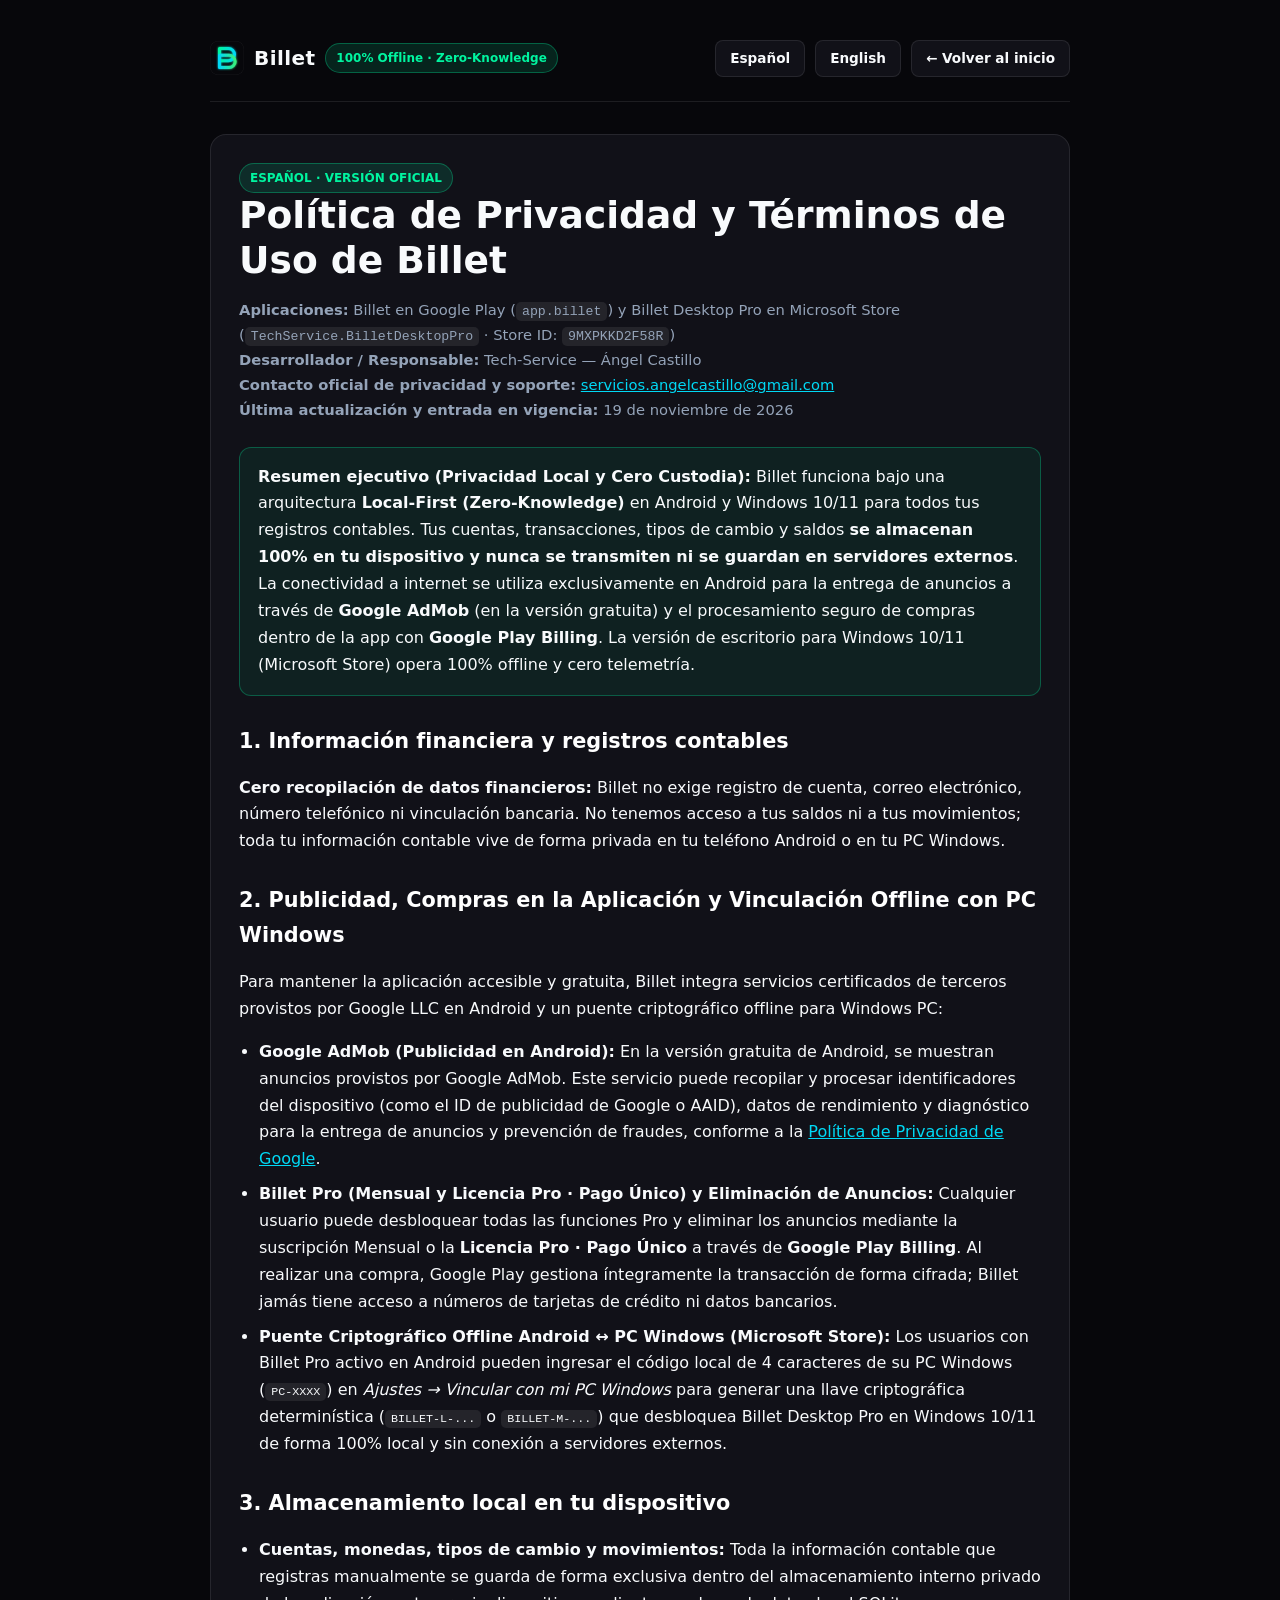
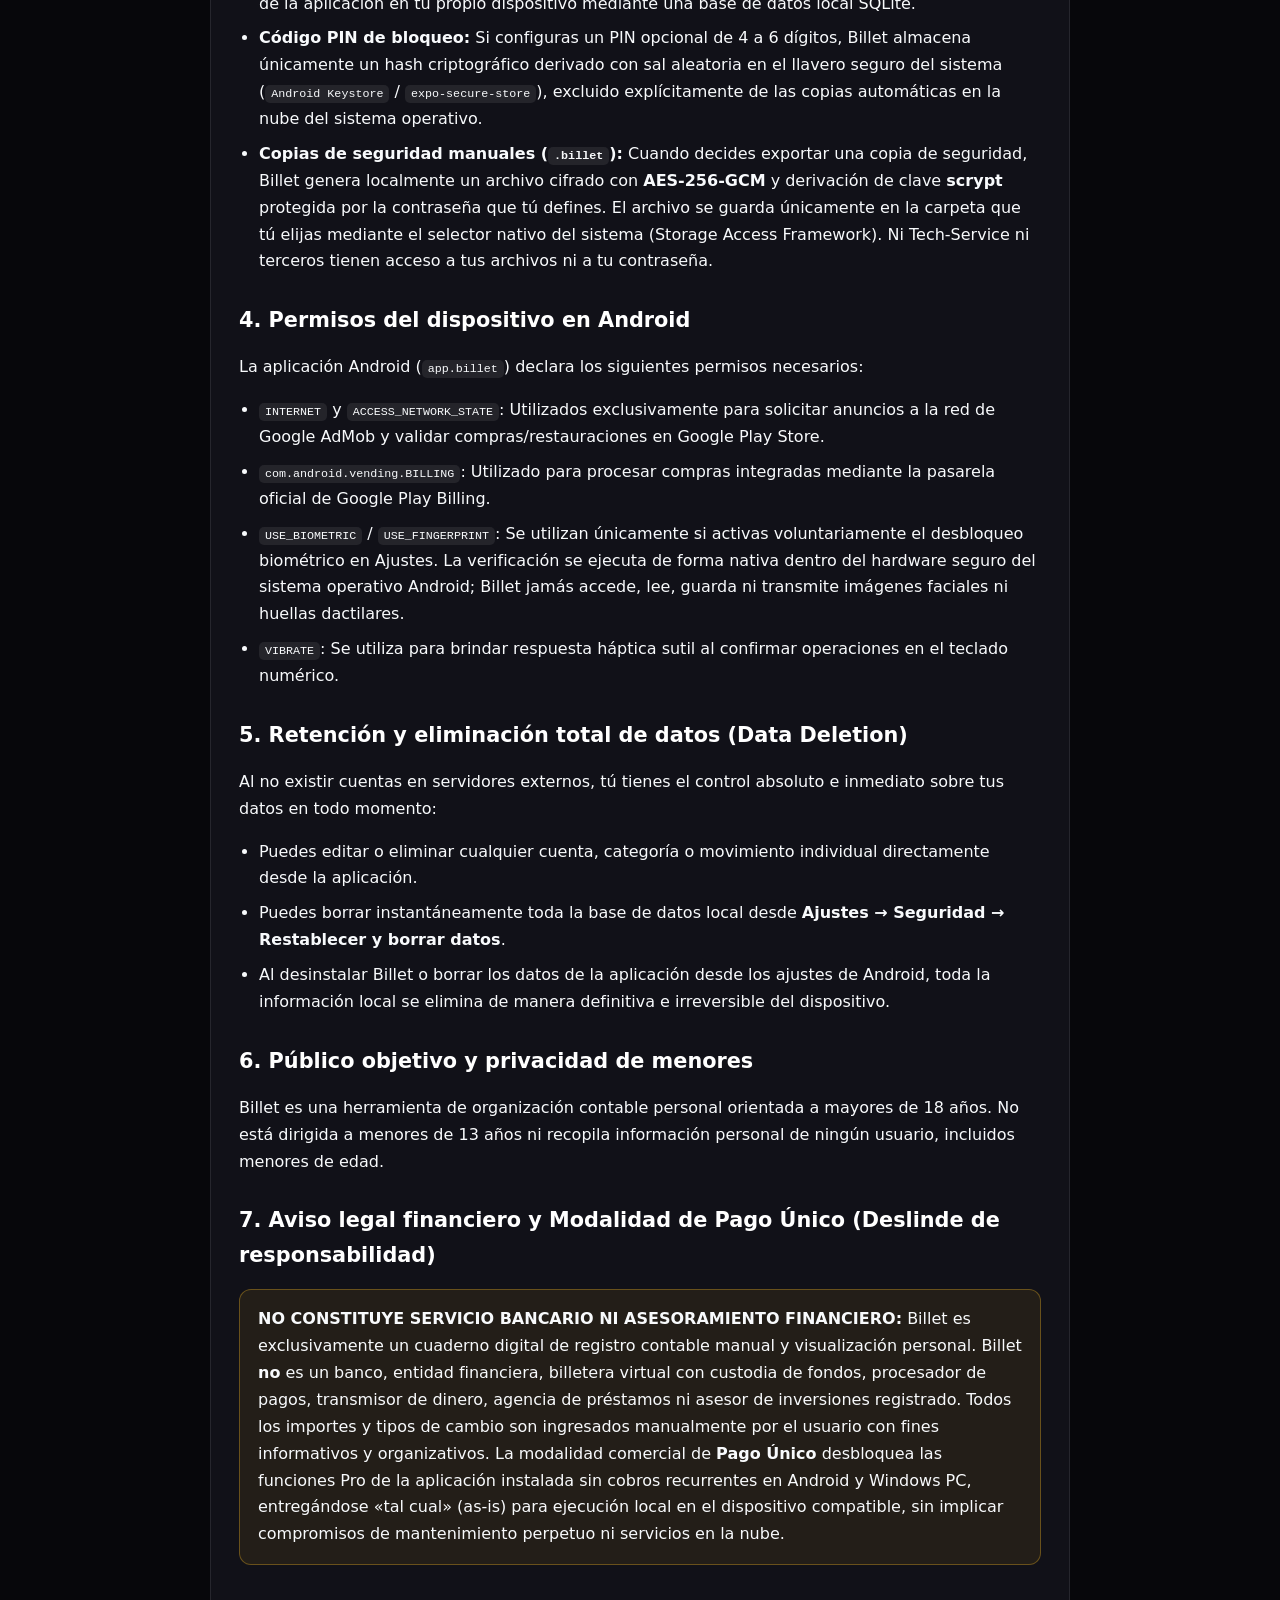
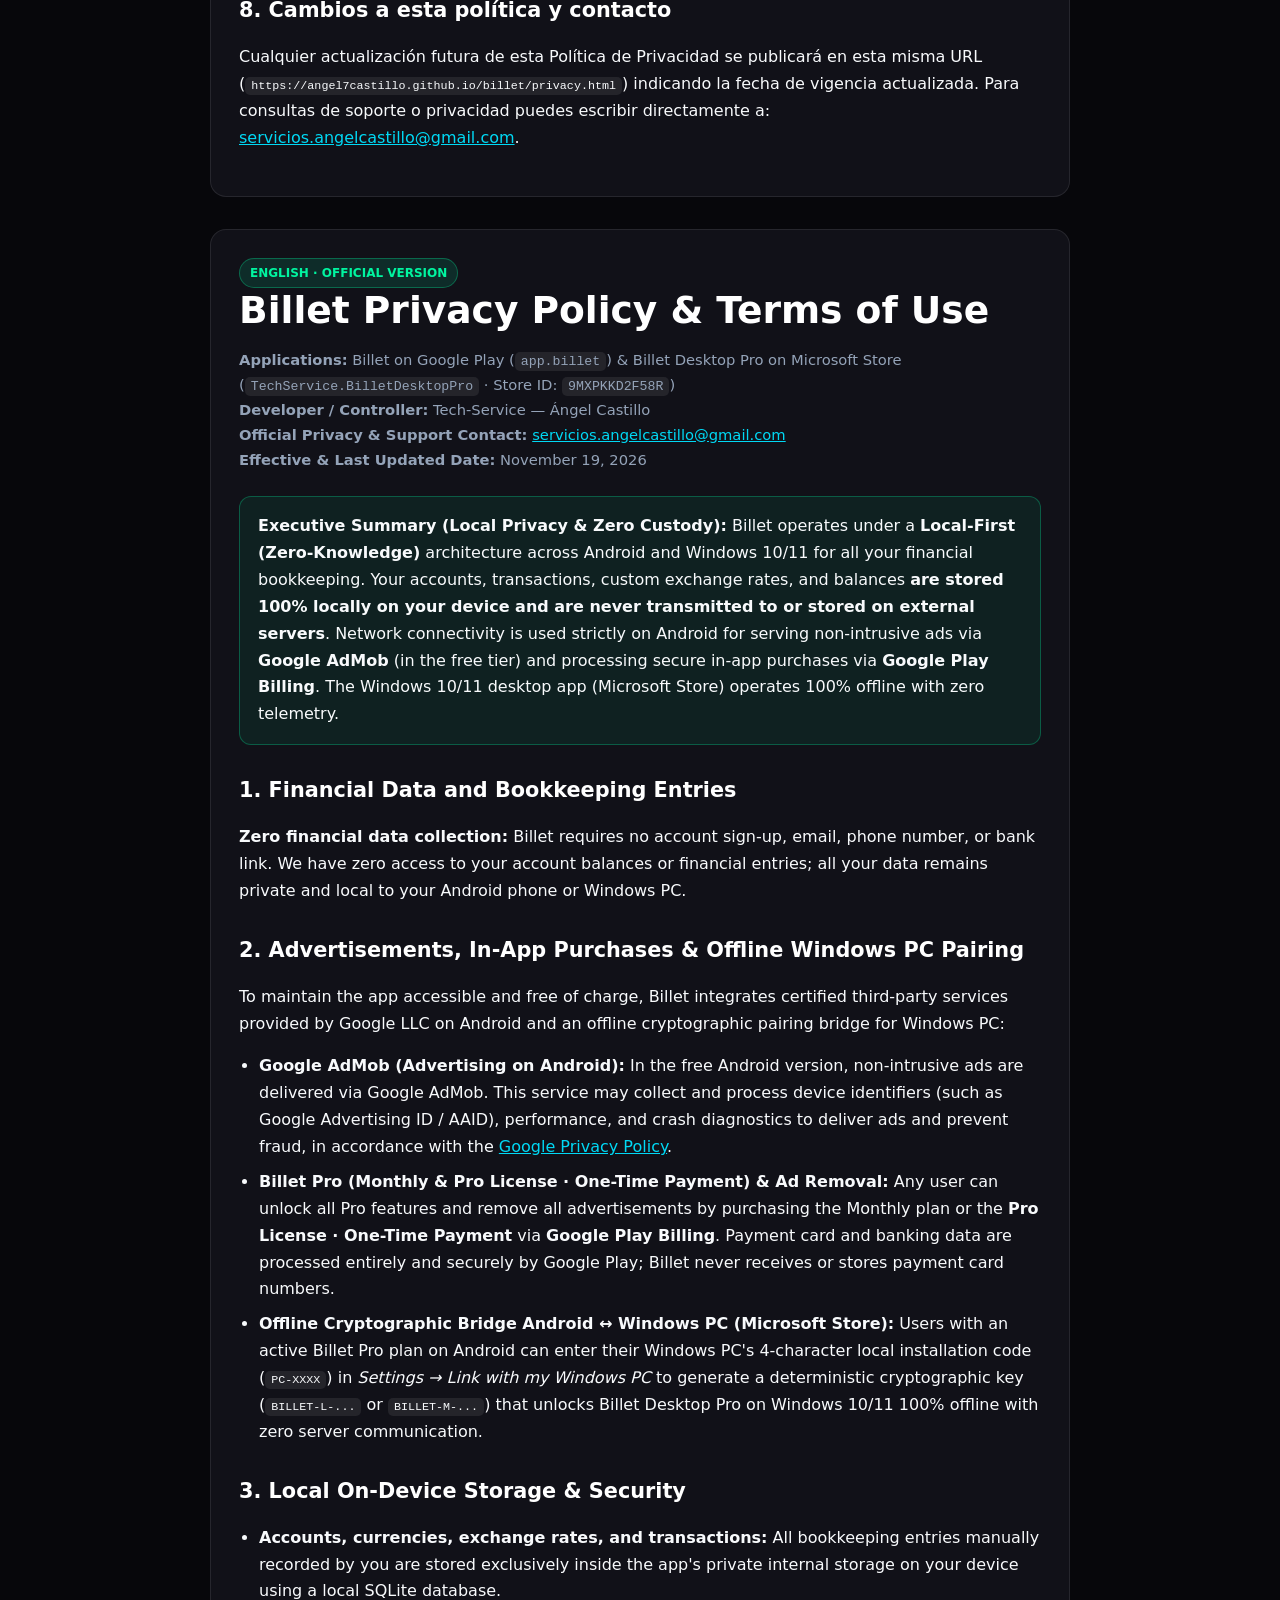
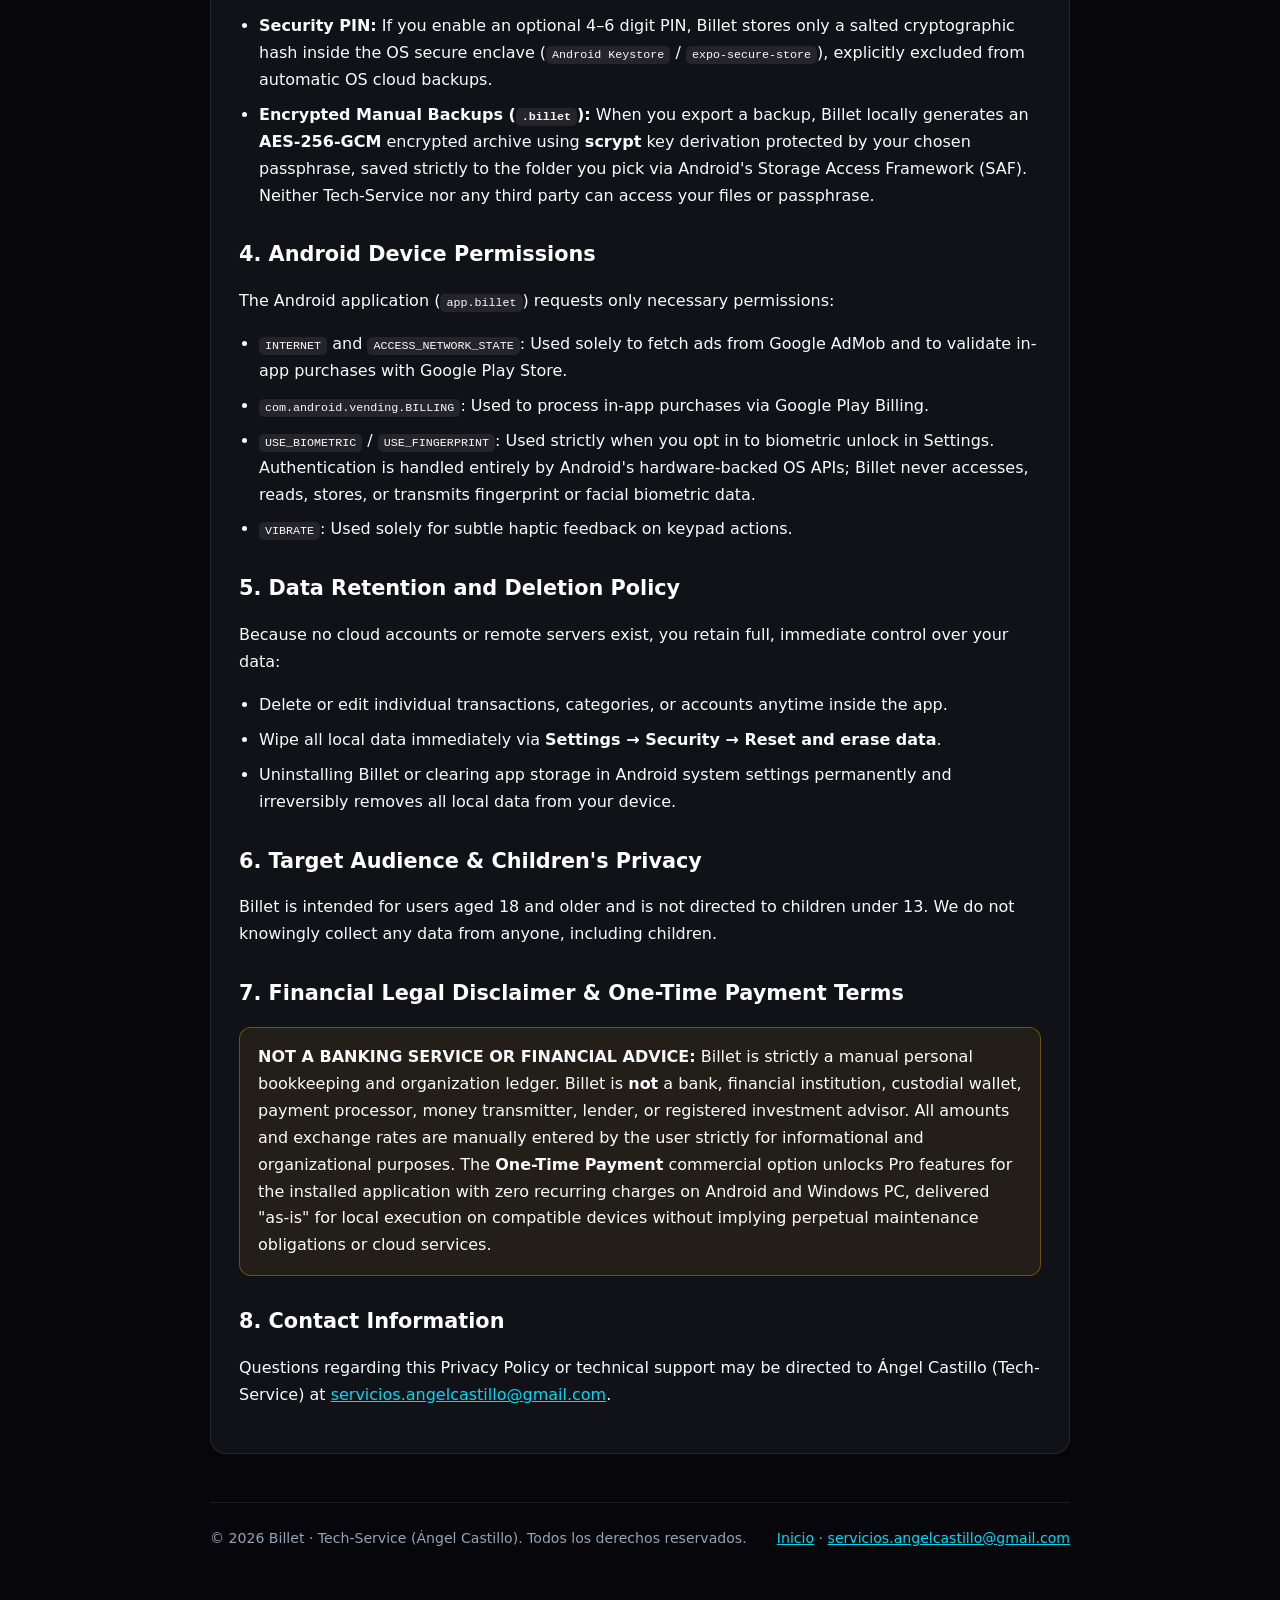
<file: billet/privacy.html>
<!DOCTYPE html>
<html lang="es">
  <head>
    <meta charset="UTF-8" />
    <meta name="viewport" content="width=device-width, initial-scale=1.0" />
    <title>Política de Privacidad y Términos — Billet (app.billet) | Tech-Service</title>
    <meta
      name="description"
      content="Política de Privacidad oficial y Términos de Uso de Billet (app.billet), aplicación de finanzas personales multimoneda 100% offline desarrollada por Tech-Service (Ángel Castillo)."
    />
    <meta name="robots" content="index, follow" />
    <link rel="canonical" href="https://angel7castillo.github.io/billet/privacy.html" />
    <meta property="og:type" content="website" />
    <meta property="og:site_name" content="Billet" />
    <meta property="og:url" content="https://angel7castillo.github.io/billet/privacy.html" />
    <meta property="og:title" content="Política de Privacidad y Términos — Billet (app.billet)" />
    <meta property="og:description" content="Arquitectura Local-First (Zero-Knowledge): tus registros contables viven 100% en tu dispositivo sin servidores externos." />
    <meta property="og:image" content="https://angel7castillo.github.io/billet/og-image.png" />
    <meta name="twitter:card" content="summary_large_image" />
    <meta name="twitter:title" content="Política de Privacidad y Términos — Billet (app.billet)" />
    <meta name="twitter:description" content="Arquitectura Local-First (Zero-Knowledge): tus registros contables viven 100% en tu dispositivo sin servidores externos." />
    <meta name="twitter:image" content="https://angel7castillo.github.io/billet/og-image.png" />
    <meta name="theme-color" content="#07070B" />
    <link rel="icon" type="image/svg+xml" href="./favicon.svg" />
    <link rel="apple-touch-icon" href="./icon.svg" />
    <link rel="manifest" href="./site.webmanifest" />
    <style>
      :root {
        --bg: #07070b;
        --surface: #111118;
        --border: rgba(255, 255, 255, 0.09);
        --accent: #00F5A0;
        --cyan: #00D9F5;
        --warning: #fbbf24;
        --text: #F8FAFC;
        --muted: #94A3B8;
      }
      * {
        box-sizing: border-box;
      }
      body {
        margin: 0;
        font-family: Inter, system-ui, -apple-system, BlinkMacSystemFont, "Segoe UI", Roboto, sans-serif;
        background: var(--bg);
        color: var(--text);
        line-height: 1.68;
      }
      .wrap {
        max-width: 900px;
        margin: 0 auto;
        padding: 40px 20px 80px;
      }
      header {
        display: flex;
        flex-wrap: wrap;
        justify-content: space-between;
        align-items: center;
        gap: 16px;
        padding-bottom: 24px;
        border-bottom: 1px solid var(--border);
        margin-bottom: 32px;
      }
      .brand {
        display: inline-flex;
        align-items: center;
        gap: 10px;
        text-decoration: none;
        color: var(--text);
        font-weight: 800;
        font-size: 1.25rem;
      }
      .pill {
        display: inline-block;
        padding: 4px 10px;
        border-radius: 999px;
        font-size: 0.75rem;
        font-weight: 700;
        background: rgba(0, 245, 160, 0.12);
        color: var(--accent);
        border: 1px solid rgba(0, 245, 160, 0.3);
      }
      .lang-nav {
        display: flex;
        gap: 10px;
      }
      .lang-nav a {
        color: var(--text);
        text-decoration: none;
        font-size: 0.85rem;
        font-weight: 600;
        padding: 6px 14px;
        border-radius: 8px;
        background: var(--surface);
        border: 1px solid var(--border);
      }
      .lang-nav a:hover {
        border-color: var(--accent);
        color: var(--accent);
      }
      h1 {
        font-size: clamp(1.75rem, 3.5vw, 2.35rem);
        line-height: 1.2;
        margin: 0 0 12px;
      }
      h2 {
        font-size: 1.3rem;
        margin: 28px 0 10px;
        color: #ffffff;
      }
      .meta {
        color: var(--muted);
        font-size: 0.92rem;
        margin-bottom: 24px;
      }
      .card {
        background: var(--surface);
        border: 1px solid var(--border);
        border-radius: 16px;
        padding: 28px;
        margin-bottom: 32px;
      }
      .highlight {
        background: rgba(0, 245, 160, 0.07);
        border: 1px solid rgba(0, 245, 160, 0.28);
        border-radius: 12px;
        padding: 16px 18px;
        margin: 16px 0;
      }
      .disclaimer {
        background: rgba(251, 191, 36, 0.08);
        border: 1px solid rgba(251, 191, 36, 0.32);
        border-radius: 12px;
        padding: 16px 18px;
        margin: 16px 0;
      }
      ul {
        padding-left: 20px;
      }
      li {
        margin-bottom: 8px;
      }
      code {
        background: rgba(255, 255, 255, 0.08);
        padding: 2px 6px;
        border-radius: 5px;
        font-size: 0.9em;
      }
      a {
        color: var(--cyan);
      }
      footer {
        margin-top: 48px;
        padding-top: 24px;
        border-top: 1px solid var(--border);
        color: var(--muted);
        font-size: 0.88rem;
        display: flex;
        flex-wrap: wrap;
        justify-content: space-between;
        gap: 12px;
      }
    </style>
  </head>
  <body>
    <div class="wrap">
      <header>
        <a href="./index.html" class="brand">
          <img src="./logo.svg" alt="Billet Logo" width="34" height="34" style="width: 34px; height: 34px; border-radius: 8px;" />
          <span style="letter-spacing: 0.02em;">Billet</span>
          <span class="pill">100% Offline · Zero-Knowledge</span>
        </a>
        <nav class="lang-nav" aria-label="Idioma / Language">
          <a href="#es">Español</a>
          <a href="#en">English</a>
          <a href="./index.html">← Volver al inicio</a>
        </nav>
      </header>

      <main>
      <!-- ==================== ESPAÑOL ==================== -->
      <article id="es" class="card">
        <span class="pill">ESPAÑOL · VERSIÓN OFICIAL</span>
        <h1>Política de Privacidad y Términos de Uso de Billet</h1>
        <p class="meta">
          <strong>Aplicaciones:</strong> Billet en Google Play (<code>app.billet</code>) y Billet Desktop Pro en Microsoft Store (<code>TechService.BilletDesktopPro</code> · Store ID: <code>9MXPKKD2F58R</code>)<br />
          <strong>Desarrollador / Responsable:</strong> Tech-Service — Ángel Castillo<br />
          <strong>Contacto oficial de privacidad y soporte:</strong>
          <a href="mailto:servicios.angelcastillo@gmail.com">servicios.angelcastillo@gmail.com</a><br />
          <strong>Última actualización y entrada en vigencia:</strong> 19 de noviembre de 2026
        </p>

        <div class="highlight">
          <strong>Resumen ejecutivo (Privacidad Local y Cero Custodia):</strong> Billet funciona bajo una arquitectura <strong>Local-First (Zero-Knowledge)</strong> en Android y Windows 10/11 para todos tus registros contables. Tus cuentas, transacciones, tipos de cambio y saldos <strong>se almacenan 100% en tu dispositivo y nunca se transmiten ni se guardan en servidores externos</strong>. La conectividad a internet se utiliza exclusivamente en Android para la entrega de anuncios a través de <strong>Google AdMob</strong> (en la versión gratuita) y el procesamiento seguro de compras dentro de la app con <strong>Google Play Billing</strong>. La versión de escritorio para Windows 10/11 (Microsoft Store) opera 100% offline y cero telemetría.
        </div>

        <h2>1. Información financiera y registros contables</h2>
        <p>
          <strong>Cero recopilación de datos financieros:</strong> Billet no exige registro de cuenta, correo electrónico, número telefónico ni vinculación bancaria. No tenemos acceso a tus saldos ni a tus movimientos; toda tu información contable vive de forma privada en tu teléfono Android o en tu PC Windows.
        </p>

        <h2>2. Publicidad, Compras en la Aplicación y Vinculación Offline con PC Windows</h2>
        <p>
          Para mantener la aplicación accesible y gratuita, Billet integra servicios certificados de terceros provistos por Google LLC en Android y un puente criptográfico offline para Windows PC:
        </p>
        <ul>
          <li>
            <strong>Google AdMob (Publicidad en Android):</strong> En la versión gratuita de Android, se muestran anuncios provistos por Google AdMob. Este servicio puede recopilar y procesar identificadores del dispositivo (como el ID de publicidad de Google o AAID), datos de rendimiento y diagnóstico para la entrega de anuncios y prevención de fraudes, conforme a la <a href="https://policies.google.com/privacy" target="_blank" rel="noopener noreferrer">Política de Privacidad de Google</a>.
          </li>
          <li>
            <strong>Billet Pro (Mensual y Licencia Pro · Pago Único) y Eliminación de Anuncios:</strong> Cualquier usuario puede desbloquear todas las funciones Pro y eliminar los anuncios mediante la suscripción Mensual o la <strong>Licencia Pro · Pago Único</strong> a través de <strong>Google Play Billing</strong>. Al realizar una compra, Google Play gestiona íntegramente la transacción de forma cifrada; Billet jamás tiene acceso a números de tarjetas de crédito ni datos bancarios.
          </li>
          <li>
            <strong>Puente Criptográfico Offline Android ↔ PC Windows (Microsoft Store):</strong> Los usuarios con Billet Pro activo en Android pueden ingresar el código local de 4 caracteres de su PC Windows (<code>PC-XXXX</code>) en <em>Ajustes → Vincular con mi PC Windows</em> para generar una llave criptográfica determinística (<code>BILLET-L-...</code> o <code>BILLET-M-...</code>) que desbloquea Billet Desktop Pro en Windows 10/11 de forma 100% local y sin conexión a servidores externos.
          </li>
        </ul>

        <h2>3. Almacenamiento local en tu dispositivo</h2>
        <ul>
          <li>
            <strong>Cuentas, monedas, tipos de cambio y movimientos:</strong> Toda la información contable que registras manualmente se guarda de forma exclusiva dentro del almacenamiento interno privado de la aplicación en tu propio dispositivo mediante una base de datos local SQLite.
          </li>
          <li>
            <strong>Código PIN de bloqueo:</strong> Si configuras un PIN opcional de 4 a 6 dígitos, Billet almacena únicamente un hash criptográfico derivado con sal aleatoria en el llavero seguro del sistema (<code>Android Keystore</code> / <code>expo-secure-store</code>), excluido explícitamente de las copias automáticas en la nube del sistema operativo.
          </li>
          <li>
            <strong>Copias de seguridad manuales (<code>.billet</code>):</strong> Cuando decides exportar una copia de seguridad, Billet genera localmente un archivo cifrado con <strong>AES-256-GCM</strong> y derivación de clave <strong>scrypt</strong> protegida por la contraseña que tú defines. El archivo se guarda únicamente en la carpeta que tú elijas mediante el selector nativo del sistema (Storage Access Framework). Ni Tech-Service ni terceros tienen acceso a tus archivos ni a tu contraseña.
          </li>
        </ul>

        <h2>4. Permisos del dispositivo en Android</h2>
        <p>La aplicación Android (<code>app.billet</code>) declara los siguientes permisos necesarios:</p>
        <ul>
          <li>
            <code>INTERNET</code> y <code>ACCESS_NETWORK_STATE</code>: Utilizados exclusivamente para solicitar anuncios a la red de Google AdMob y validar compras/restauraciones en Google Play Store.
          </li>
          <li>
            <code>com.android.vending.BILLING</code>: Utilizado para procesar compras integradas mediante la pasarela oficial de Google Play Billing.
          </li>
          <li>
            <code>USE_BIOMETRIC</code> / <code>USE_FINGERPRINT</code>: Se utilizan únicamente si activas voluntariamente el desbloqueo biométrico en Ajustes. La verificación se ejecuta de forma nativa dentro del hardware seguro del sistema operativo Android; Billet jamás accede, lee, guarda ni transmite imágenes faciales ni huellas dactilares.
          </li>
          <li>
            <code>VIBRATE</code>: Se utiliza para brindar respuesta háptica sutil al confirmar operaciones en el teclado numérico.
          </li>
        </ul>

        <h2>5. Retención y eliminación total de datos (Data Deletion)</h2>
        <p>
          Al no existir cuentas en servidores externos, tú tienes el control absoluto e inmediato sobre tus datos en todo momento:
        </p>
        <ul>
          <li>Puedes editar o eliminar cualquier cuenta, categoría o movimiento individual directamente desde la aplicación.</li>
          <li>Puedes borrar instantáneamente toda la base de datos local desde <strong>Ajustes → Seguridad → Restablecer y borrar datos</strong>.</li>
          <li>Al desinstalar Billet o borrar los datos de la aplicación desde los ajustes de Android, toda la información local se elimina de manera definitiva e irreversible del dispositivo.</li>
        </ul>

        <h2>6. Público objetivo y privacidad de menores</h2>
        <p>
          Billet es una herramienta de organización contable personal orientada a mayores de 18 años. No está dirigida a menores de 13 años ni recopila información personal de ningún usuario, incluidos menores de edad.
        </p>

        <h2 id="disclaimer">7. Aviso legal financiero y Modalidad de Pago Único (Deslinde de responsabilidad)</h2>
        <div class="disclaimer">
          <strong>NO CONSTITUYE SERVICIO BANCARIO NI ASESORAMIENTO FINANCIERO:</strong> Billet es exclusivamente un cuaderno digital de registro contable manual y visualización personal. Billet <strong>no</strong> es un banco, entidad financiera, billetera virtual con custodia de fondos, procesador de pagos, transmisor de dinero, agencia de préstamos ni asesor de inversiones registrado. Todos los importes y tipos de cambio son ingresados manualmente por el usuario con fines informativos y organizativos. La modalidad comercial de <strong>Pago Único</strong> desbloquea las funciones Pro de la aplicación instalada sin cobros recurrentes en Android y Windows PC, entregándose «tal cual» (as-is) para ejecución local en el dispositivo compatible, sin implicar compromisos de mantenimiento perpetuo ni servicios en la nube.
        </div>

        <h2>8. Cambios a esta política y contacto</h2>
        <p>
          Cualquier actualización futura de esta Política de Privacidad se publicará en esta misma URL (<code>https://angel7castillo.github.io/billet/privacy.html</code>) indicando la fecha de vigencia actualizada. Para consultas de soporte o privacidad puedes escribir directamente a:
          <a href="mailto:servicios.angelcastillo@gmail.com">servicios.angelcastillo@gmail.com</a>.
        </p>
      </article>

      <!-- ==================== ENGLISH ==================== -->
      <article id="en" class="card" lang="en">
        <span class="pill">ENGLISH · OFFICIAL VERSION</span>
        <h2 style="font-size: clamp(1.75rem, 3.5vw, 2.35rem); line-height: 1.2; margin: 0 0 12px;">Billet Privacy Policy &amp; Terms of Use</h2>
        <p class="meta">
          <strong>Applications:</strong> Billet on Google Play (<code>app.billet</code>) &amp; Billet Desktop Pro on Microsoft Store (<code>TechService.BilletDesktopPro</code> · Store ID: <code>9MXPKKD2F58R</code>)<br />
          <strong>Developer / Controller:</strong> Tech-Service — Ángel Castillo<br />
          <strong>Official Privacy &amp; Support Contact:</strong>
          <a href="mailto:servicios.angelcastillo@gmail.com">servicios.angelcastillo@gmail.com</a><br />
          <strong>Effective &amp; Last Updated Date:</strong> November 19, 2026
        </p>

        <div class="highlight">
          <strong>Executive Summary (Local Privacy &amp; Zero Custody):</strong> Billet operates under a <strong>Local-First (Zero-Knowledge)</strong> architecture across Android and Windows 10/11 for all your financial bookkeeping. Your accounts, transactions, custom exchange rates, and balances <strong>are stored 100% locally on your device and are never transmitted to or stored on external servers</strong>. Network connectivity is used strictly on Android for serving non-intrusive ads via <strong>Google AdMob</strong> (in the free tier) and processing secure in-app purchases via <strong>Google Play Billing</strong>. The Windows 10/11 desktop app (Microsoft Store) operates 100% offline with zero telemetry.
        </div>

        <h2>1. Financial Data and Bookkeeping Entries</h2>
        <p>
          <strong>Zero financial data collection:</strong> Billet requires no account sign-up, email, phone number, or bank link. We have zero access to your account balances or financial entries; all your data remains private and local to your Android phone or Windows PC.
        </p>

        <h2>2. Advertisements, In-App Purchases &amp; Offline Windows PC Pairing</h2>
        <p>
          To maintain the app accessible and free of charge, Billet integrates certified third-party services provided by Google LLC on Android and an offline cryptographic pairing bridge for Windows PC:
        </p>
        <ul>
          <li>
            <strong>Google AdMob (Advertising on Android):</strong> In the free Android version, non-intrusive ads are delivered via Google AdMob. This service may collect and process device identifiers (such as Google Advertising ID / AAID), performance, and crash diagnostics to deliver ads and prevent fraud, in accordance with the <a href="https://policies.google.com/privacy" target="_blank" rel="noopener noreferrer">Google Privacy Policy</a>.
          </li>
          <li>
            <strong>Billet Pro (Monthly &amp; Pro License · One-Time Payment) &amp; Ad Removal:</strong> Any user can unlock all Pro features and remove all advertisements by purchasing the Monthly plan or the <strong>Pro License · One-Time Payment</strong> via <strong>Google Play Billing</strong>. Payment card and banking data are processed entirely and securely by Google Play; Billet never receives or stores payment card numbers.
          </li>
          <li>
            <strong>Offline Cryptographic Bridge Android ↔ Windows PC (Microsoft Store):</strong> Users with an active Billet Pro plan on Android can enter their Windows PC's 4-character local installation code (<code>PC-XXXX</code>) in <em>Settings → Link with my Windows PC</em> to generate a deterministic cryptographic key (<code>BILLET-L-...</code> or <code>BILLET-M-...</code>) that unlocks Billet Desktop Pro on Windows 10/11 100% offline with zero server communication.
          </li>
        </ul>

        <h2>3. Local On-Device Storage &amp; Security</h2>
        <ul>
          <li>
            <strong>Accounts, currencies, exchange rates, and transactions:</strong> All bookkeeping entries manually recorded by you are stored exclusively inside the app's private internal storage on your device using a local SQLite database.
          </li>
          <li>
            <strong>Security PIN:</strong> If you enable an optional 4–6 digit PIN, Billet stores only a salted cryptographic hash inside the OS secure enclave (<code>Android Keystore</code> / <code>expo-secure-store</code>), explicitly excluded from automatic OS cloud backups.
          </li>
          <li>
            <strong>Encrypted Manual Backups (<code>.billet</code>):</strong> When you export a backup, Billet locally generates an <strong>AES-256-GCM</strong> encrypted archive using <strong>scrypt</strong> key derivation protected by your chosen passphrase, saved strictly to the folder you pick via Android's Storage Access Framework (SAF). Neither Tech-Service nor any third party can access your files or passphrase.
          </li>
        </ul>

        <h2>4. Android Device Permissions</h2>
        <p>The Android application (<code>app.billet</code>) requests only necessary permissions:</p>
        <ul>
          <li>
            <code>INTERNET</code> and <code>ACCESS_NETWORK_STATE</code>: Used solely to fetch ads from Google AdMob and to validate in-app purchases with Google Play Store.
          </li>
          <li>
            <code>com.android.vending.BILLING</code>: Used to process in-app purchases via Google Play Billing.
          </li>
          <li>
            <code>USE_BIOMETRIC</code> / <code>USE_FINGERPRINT</code>: Used strictly when you opt in to biometric unlock in Settings. Authentication is handled entirely by Android's hardware-backed OS APIs; Billet never accesses, reads, stores, or transmits fingerprint or facial biometric data.
          </li>
          <li>
            <code>VIBRATE</code>: Used solely for subtle haptic feedback on keypad actions.
          </li>
        </ul>

        <h2>5. Data Retention and Deletion Policy</h2>
        <p>
          Because no cloud accounts or remote servers exist, you retain full, immediate control over your data:
        </p>
        <ul>
          <li>Delete or edit individual transactions, categories, or accounts anytime inside the app.</li>
          <li>Wipe all local data immediately via <strong>Settings → Security → Reset and erase data</strong>.</li>
          <li>Uninstalling Billet or clearing app storage in Android system settings permanently and irreversibly removes all local data from your device.</li>
        </ul>

        <h2>6. Target Audience &amp; Children's Privacy</h2>
        <p>
          Billet is intended for users aged 18 and older and is not directed to children under 13. We do not knowingly collect any data from anyone, including children.
        </p>

        <h2>7. Financial Legal Disclaimer &amp; One-Time Payment Terms</h2>
        <div class="disclaimer">
          <strong>NOT A BANKING SERVICE OR FINANCIAL ADVICE:</strong> Billet is strictly a manual personal bookkeeping and organization ledger. Billet is <strong>not</strong> a bank, financial institution, custodial wallet, payment processor, money transmitter, lender, or registered investment advisor. All amounts and exchange rates are manually entered by the user strictly for informational and organizational purposes. The <strong>One-Time Payment</strong> commercial option unlocks Pro features for the installed application with zero recurring charges on Android and Windows PC, delivered "as-is" for local execution on compatible devices without implying perpetual maintenance obligations or cloud services.
        </div>

        <h2>8. Contact Information</h2>
        <p>
          Questions regarding this Privacy Policy or technical support may be directed to Ángel Castillo (Tech-Service) at
          <a href="mailto:servicios.angelcastillo@gmail.com">servicios.angelcastillo@gmail.com</a>.
        </p>
      </article>
      </main>

      <footer>
        <div>© 2026 Billet · Tech-Service (Ángel Castillo). Todos los derechos reservados.</div>
        <div>
          <a href="./index.html">Inicio</a> ·
          <a href="mailto:servicios.angelcastillo@gmail.com">servicios.angelcastillo@gmail.com</a>
        </div>
      </footer>
    </div>
  </body>
</html>
</file>
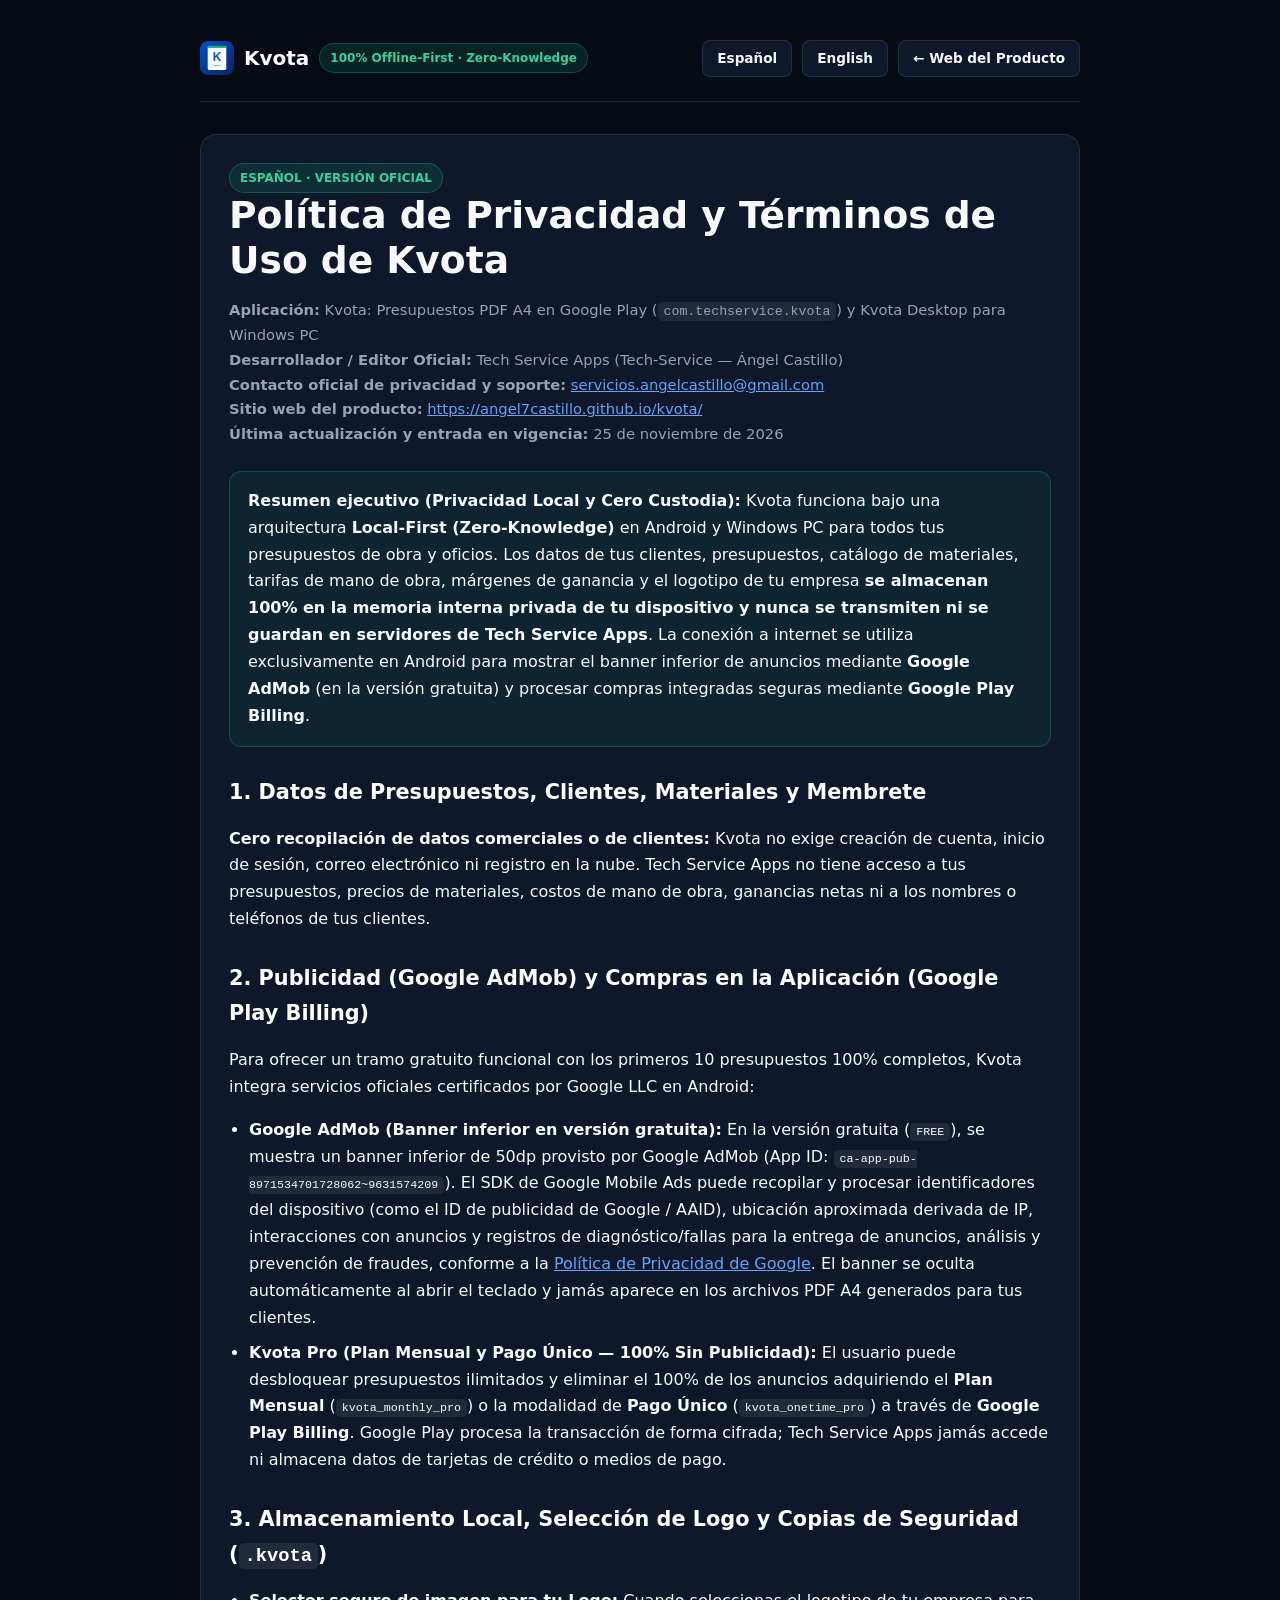
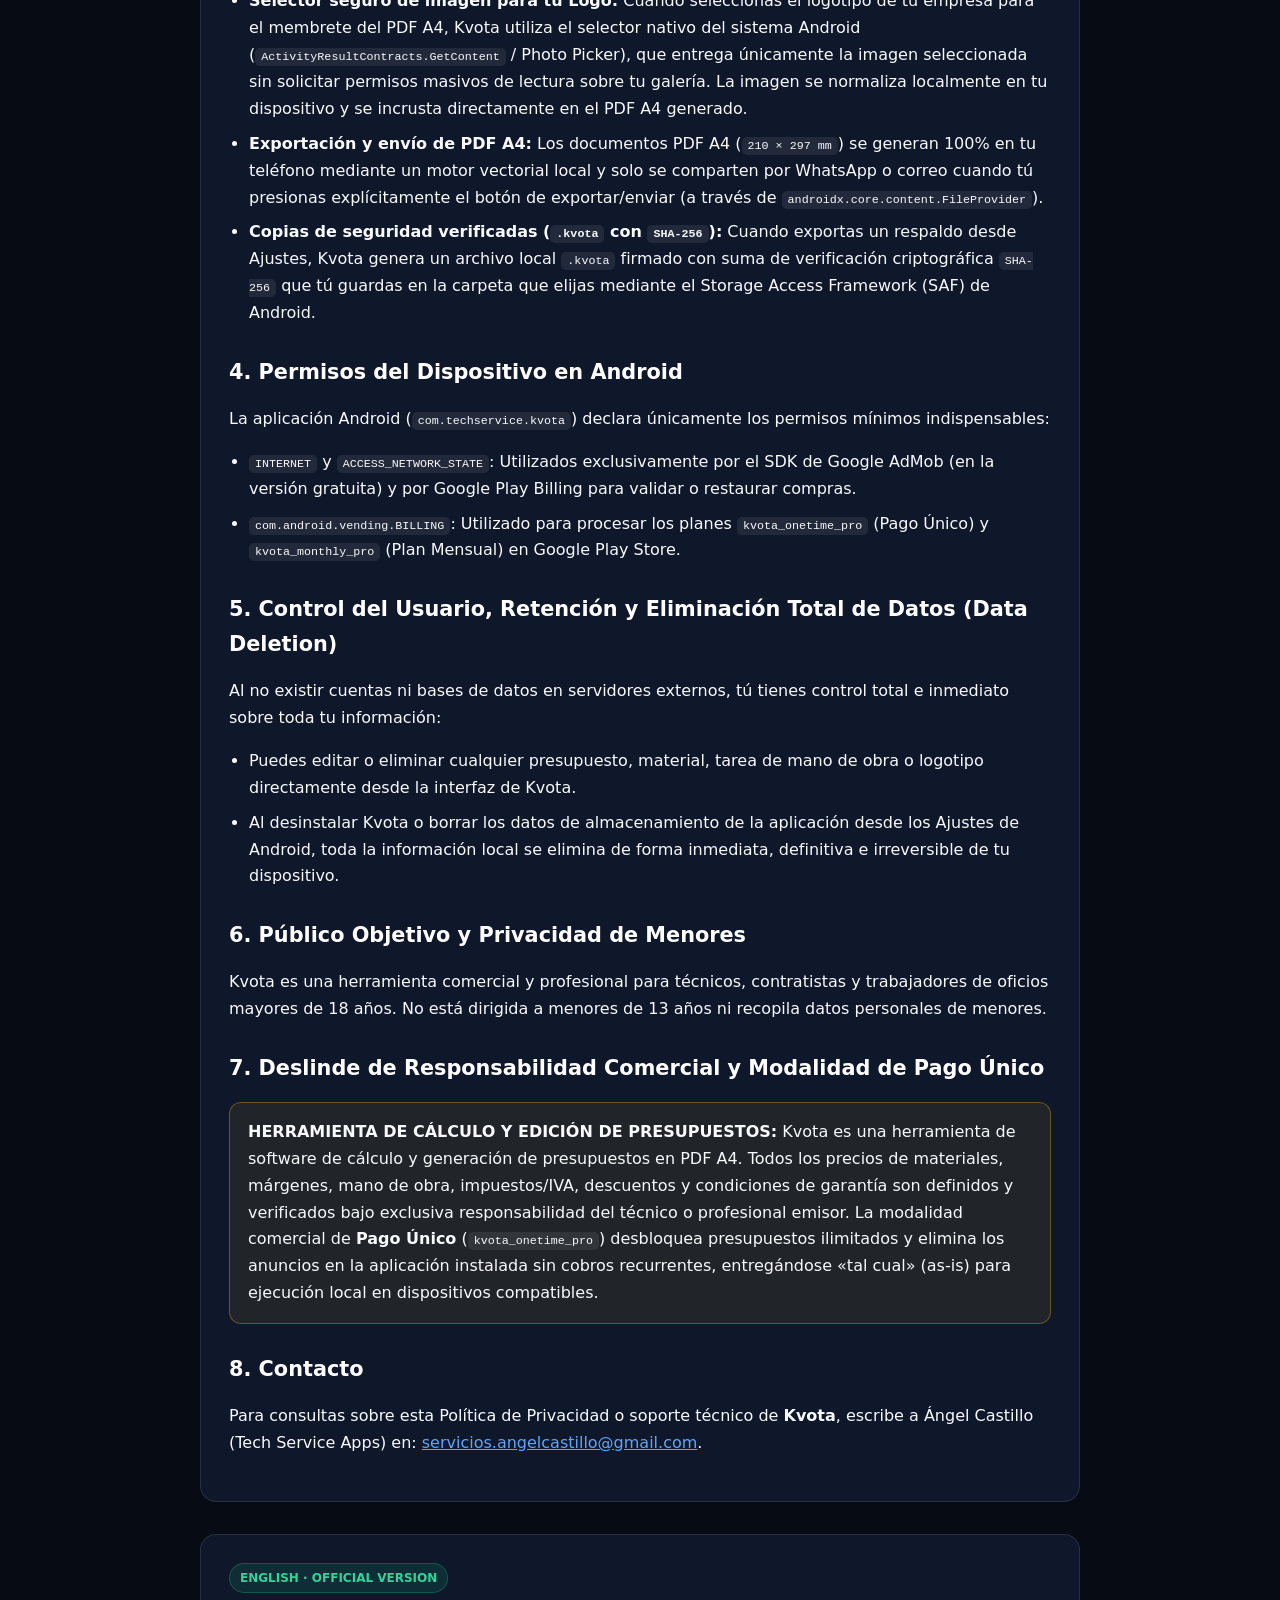
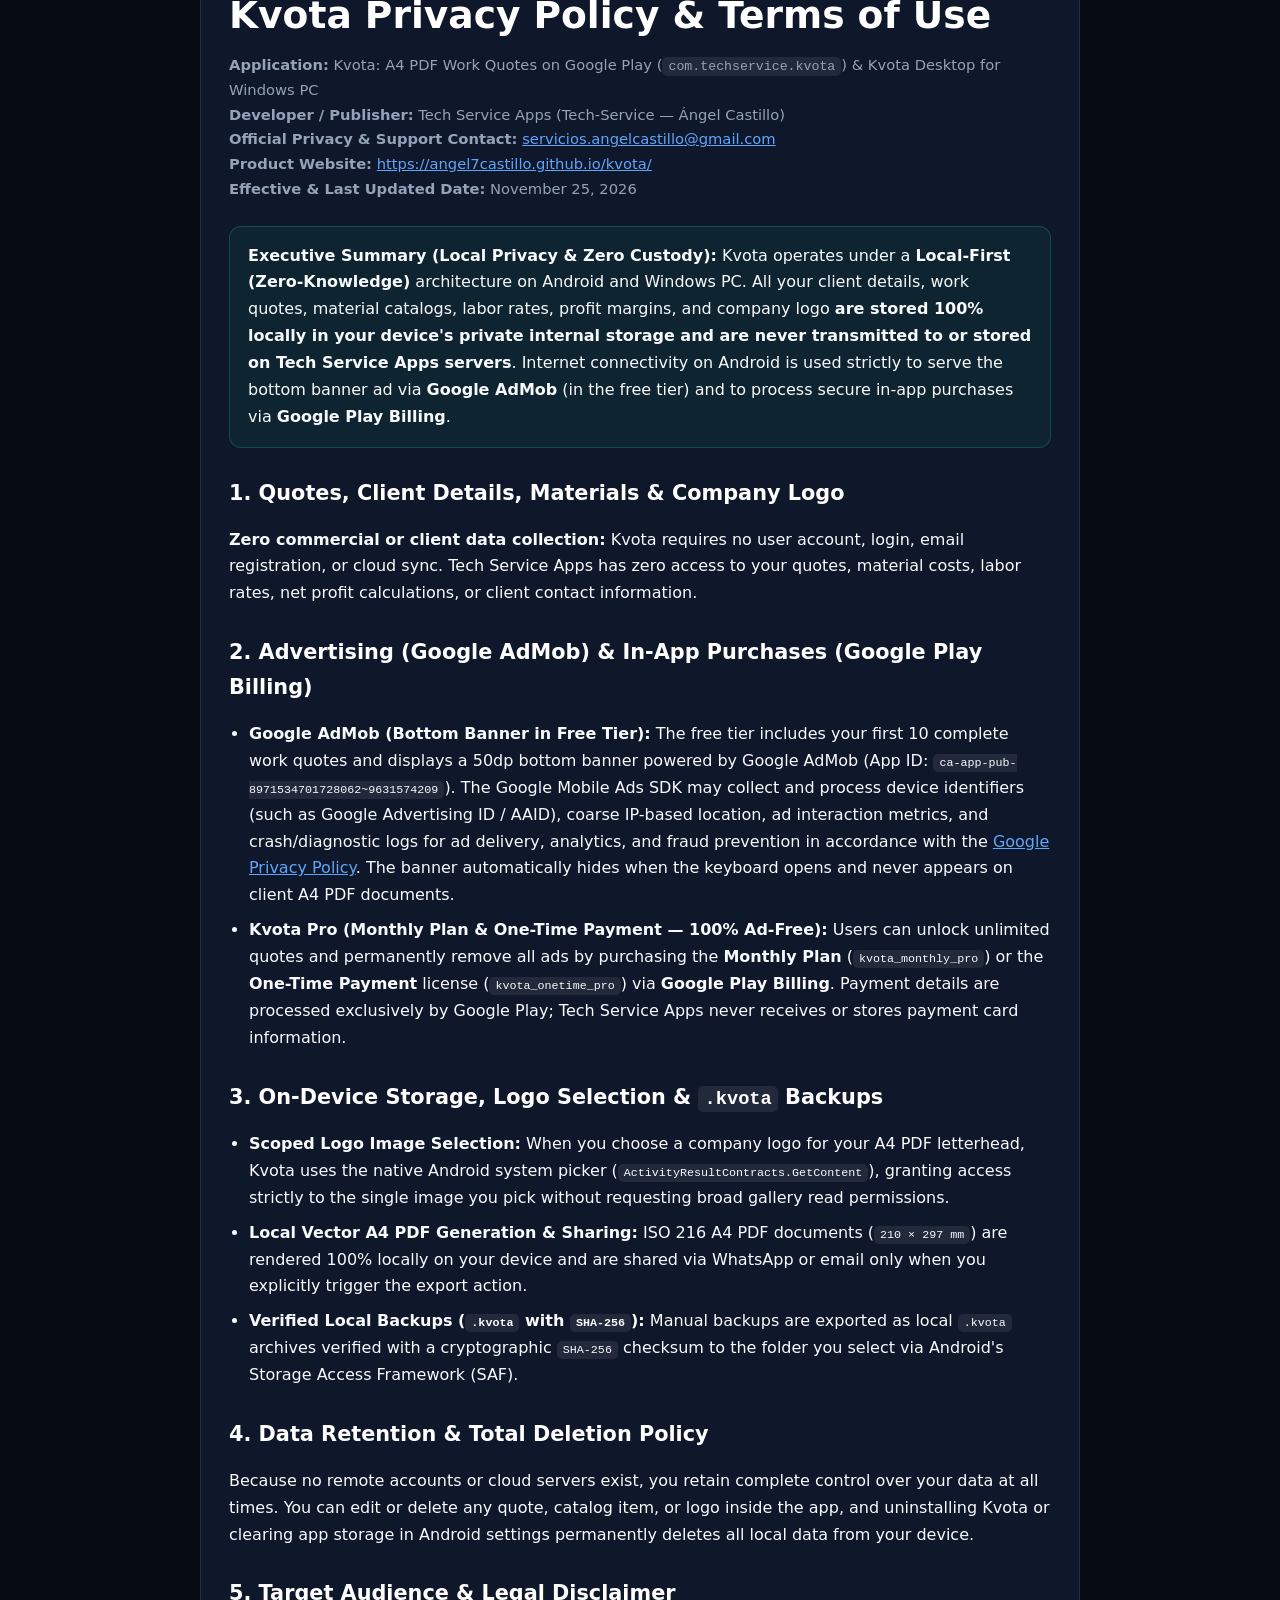
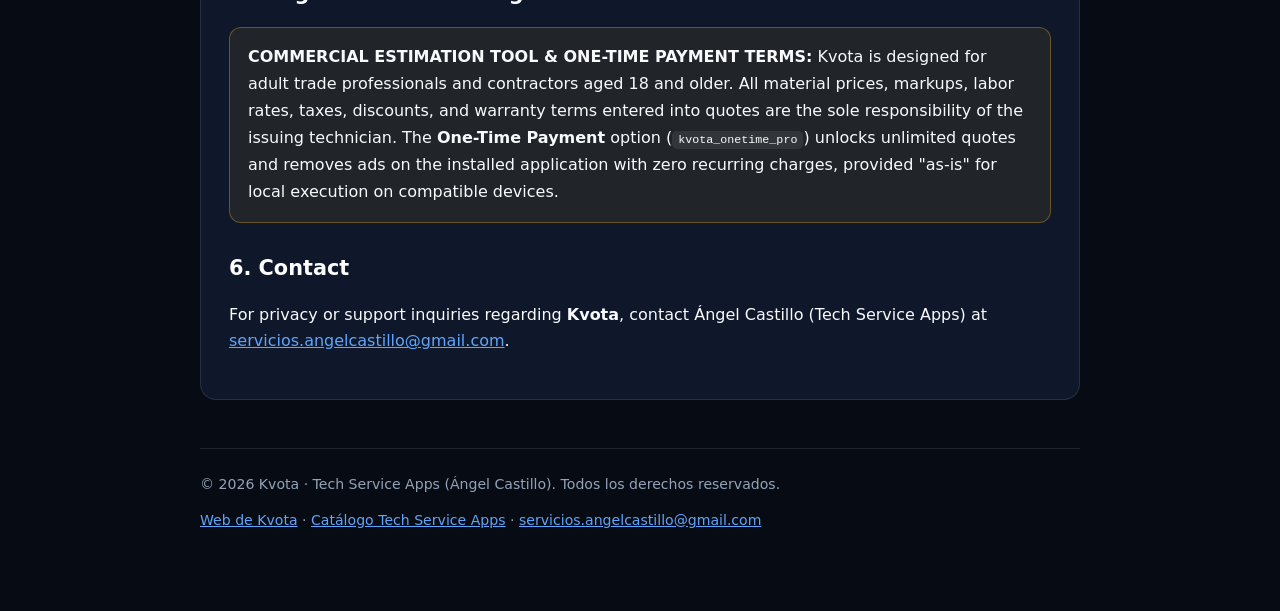
<file: kvota/privacy.html>
<!DOCTYPE html>
<html lang="es">
  <head>
    <meta charset="UTF-8" />
    <meta name="viewport" content="width=device-width, initial-scale=1.0" />
    <title>Política de Privacidad y Términos — Kvota (com.techservice.kvota) | Tech Service Apps</title>
    <meta
      name="description"
      content="Política de Privacidad oficial y Términos de Uso de Kvota (com.techservice.kvota), aplicación de presupuestos de obra en PDF A4 100% offline desarrollada por Tech Service Apps (Ángel Castillo)."
    />
    <meta name="robots" content="index, follow" />
    <link rel="canonical" href="https://angel7castillo.github.io/kvota/privacy.html" />
    <meta property="og:type" content="website" />
    <meta property="og:site_name" content="Kvota" />
    <meta property="og:url" content="https://angel7castillo.github.io/kvota/privacy.html" />
    <meta property="og:title" content="Política de Privacidad y Términos — Kvota (com.techservice.kvota)" />
    <meta property="og:description" content="Arquitectura Local-First (Zero-Knowledge): tus presupuestos, clientes, materiales y logos viven 100% en tu dispositivo sin servidores externos." />
    <meta property="og:image" content="https://angel7castillo.github.io/kvota/og-image.png" />
    <meta name="theme-color" content="#070B14" />
    <link rel="icon" type="image/svg+xml" href="./logo.svg" />
    <link rel="manifest" href="./site.webmanifest" />
    <style>
      :root {
        --bg: #070b14;
        --surface: #0f172a;
        --border: rgba(255, 255, 255, 0.1);
        --accent: #10b981;
        --blue: #3b82f6;
        --warning: #fbbf24;
        --text: #f8fafc;
        --muted: #94a3b8;
      }
      * { box-sizing: border-box; }
      body {
        margin: 0;
        font-family: Inter, system-ui, -apple-system, BlinkMacSystemFont, "Segoe UI", Roboto, sans-serif;
        background: var(--bg);
        color: var(--text);
        line-height: 1.68;
      }
      .wrap {
        max-width: 920px;
        margin: 0 auto;
        padding: 40px 20px 80px;
      }
      header {
        display: flex;
        flex-wrap: wrap;
        justify-content: space-between;
        align-items: center;
        gap: 16px;
        padding-bottom: 24px;
        border-bottom: 1px solid var(--border);
        margin-bottom: 32px;
      }
      .brand {
        display: inline-flex;
        align-items: center;
        gap: 10px;
        text-decoration: none;
        color: var(--text);
        font-weight: 800;
        font-size: 1.25rem;
      }
      .pill {
        display: inline-block;
        padding: 4px 10px;
        border-radius: 999px;
        font-size: 0.75rem;
        font-weight: 700;
        background: rgba(16, 185, 129, 0.14);
        color: #34d399;
        border: 1px solid rgba(16, 185, 129, 0.32);
      }
      .lang-nav {
        display: flex;
        flex-wrap: wrap;
        gap: 10px;
      }
      .lang-nav a {
        color: var(--text);
        text-decoration: none;
        font-size: 0.85rem;
        font-weight: 600;
        padding: 6px 14px;
        border-radius: 8px;
        background: var(--surface);
        border: 1px solid var(--border);
      }
      .lang-nav a:hover {
        border-color: var(--accent);
        color: #34d399;
      }
      h1 {
        font-size: clamp(1.75rem, 3.5vw, 2.35rem);
        line-height: 1.2;
        margin: 0 0 12px;
      }
      h2 {
        font-size: 1.3rem;
        margin: 28px 0 10px;
        color: #ffffff;
      }
      .meta {
        color: var(--muted);
        font-size: 0.92rem;
        margin-bottom: 24px;
      }
      .card {
        background: var(--surface);
        border: 1px solid var(--border);
        border-radius: 16px;
        padding: 28px;
        margin-bottom: 32px;
      }
      .highlight {
        background: rgba(16, 185, 129, 0.08);
        border: 1px solid rgba(16, 185, 129, 0.3);
        border-radius: 12px;
        padding: 16px 18px;
        margin: 16px 0;
      }
      .disclaimer {
        background: rgba(251, 191, 36, 0.08);
        border: 1px solid rgba(251, 191, 36, 0.32);
        border-radius: 12px;
        padding: 16px 18px;
        margin: 16px 0;
      }
      ul { padding-left: 20px; }
      li { margin-bottom: 8px; }
      code {
        background: rgba(255, 255, 255, 0.08);
        padding: 2px 6px;
        border-radius: 5px;
        font-size: 0.9em;
      }
      a { color: #60a5fa; }
      footer {
        margin-top: 48px;
        padding-top: 24px;
        border-top: 1px solid var(--border);
        color: var(--muted);
        font-size: 0.88rem;
        display: flex;
        flex-wrap: wrap;
        justify-content: space-between;
        gap: 12px;
      }
    </style>
  </head>
  <body>
    <div class="wrap">
      <header>
        <a href="https://angel7castillo.github.io/kvota/" class="brand">
          <img src="https://angel7castillo.github.io/kvota/logo.svg" alt="Kvota Logo" width="34" height="34" style="width: 34px; height: 34px; border-radius: 8px;" />
          <span>Kvota</span>
          <span class="pill">100% Offline-First · Zero-Knowledge</span>
        </a>
        <nav class="lang-nav" aria-label="Idioma / Language">
          <a href="#es">Español</a>
          <a href="#en">English</a>
          <a href="https://angel7castillo.github.io/kvota/">← Web del Producto</a>
        </nav>
      </header>

      <main>
        <!-- ==================== ESPAÑOL ==================== -->
        <article id="es" class="card">
          <span class="pill">ESPAÑOL · VERSIÓN OFICIAL</span>
          <h1>Política de Privacidad y Términos de Uso de Kvota</h1>
          <p class="meta">
            <strong>Aplicación:</strong> Kvota: Presupuestos PDF A4 en Google Play (<code>com.techservice.kvota</code>) y Kvota Desktop para Windows PC<br />
            <strong>Desarrollador / Editor Oficial:</strong> Tech Service Apps (Tech-Service — Ángel Castillo)<br />
            <strong>Contacto oficial de privacidad y soporte:</strong>
            <a href="mailto:servicios.angelcastillo@gmail.com">servicios.angelcastillo@gmail.com</a><br />
            <strong>Sitio web del producto:</strong>
            <a href="https://angel7castillo.github.io/kvota/">https://angel7castillo.github.io/kvota/</a><br />
            <strong>Última actualización y entrada en vigencia:</strong> 25 de noviembre de 2026
          </p>

          <div class="highlight">
            <strong>Resumen ejecutivo (Privacidad Local y Cero Custodia):</strong> Kvota funciona bajo una arquitectura <strong>Local-First (Zero-Knowledge)</strong> en Android y Windows PC para todos tus presupuestos de obra y oficios. Los datos de tus clientes, presupuestos, catálogo de materiales, tarifas de mano de obra, márgenes de ganancia y el logotipo de tu empresa <strong>se almacenan 100% en la memoria interna privada de tu dispositivo y nunca se transmiten ni se guardan en servidores de Tech Service Apps</strong>. La conexión a internet se utiliza exclusivamente en Android para mostrar el banner inferior de anuncios mediante <strong>Google AdMob</strong> (en la versión gratuita) y procesar compras integradas seguras mediante <strong>Google Play Billing</strong>.
          </div>

          <h2>1. Datos de Presupuestos, Clientes, Materiales y Membrete</h2>
          <p>
            <strong>Cero recopilación de datos comerciales o de clientes:</strong> Kvota no exige creación de cuenta, inicio de sesión, correo electrónico ni registro en la nube. Tech Service Apps no tiene acceso a tus presupuestos, precios de materiales, costos de mano de obra, ganancias netas ni a los nombres o teléfonos de tus clientes.
          </p>

          <h2>2. Publicidad (Google AdMob) y Compras en la Aplicación (Google Play Billing)</h2>
          <p>
            Para ofrecer un tramo gratuito funcional con los primeros 10 presupuestos 100% completos, Kvota integra servicios oficiales certificados por Google LLC en Android:
          </p>
          <ul>
            <li>
              <strong>Google AdMob (Banner inferior en versión gratuita):</strong> En la versión gratuita (<code>FREE</code>), se muestra un banner inferior de 50dp provisto por Google AdMob (App ID: <code>ca-app-pub-8971534701728062~9631574209</code>). El SDK de Google Mobile Ads puede recopilar y procesar identificadores del dispositivo (como el ID de publicidad de Google / AAID), ubicación aproximada derivada de IP, interacciones con anuncios y registros de diagnóstico/fallas para la entrega de anuncios, análisis y prevención de fraudes, conforme a la <a href="https://policies.google.com/privacy" target="_blank" rel="noopener noreferrer">Política de Privacidad de Google</a>. El banner se oculta automáticamente al abrir el teclado y jamás aparece en los archivos PDF A4 generados para tus clientes.
            </li>
            <li>
              <strong>Kvota Pro (Plan Mensual y Pago Único — 100% Sin Publicidad):</strong> El usuario puede desbloquear presupuestos ilimitados y eliminar el 100% de los anuncios adquiriendo el <strong>Plan Mensual</strong> (<code>kvota_monthly_pro</code>) o la modalidad de <strong>Pago Único</strong> (<code>kvota_onetime_pro</code>) a través de <strong>Google Play Billing</strong>. Google Play procesa la transacción de forma cifrada; Tech Service Apps jamás accede ni almacena datos de tarjetas de crédito o medios de pago.
            </li>
          </ul>

          <h2>3. Almacenamiento Local, Selección de Logo y Copias de Seguridad (<code>.kvota</code>)</h2>
          <ul>
            <li>
              <strong>Selector seguro de imagen para tu Logo:</strong> Cuando seleccionas el logotipo de tu empresa para el membrete del PDF A4, Kvota utiliza el selector nativo del sistema Android (<code>ActivityResultContracts.GetContent</code> / Photo Picker), que entrega únicamente la imagen seleccionada sin solicitar permisos masivos de lectura sobre tu galería. La imagen se normaliza localmente en tu dispositivo y se incrusta directamente en el PDF A4 generado.
            </li>
            <li>
              <strong>Exportación y envío de PDF A4:</strong> Los documentos PDF A4 (<code>210 × 297 mm</code>) se generan 100% en tu teléfono mediante un motor vectorial local y solo se comparten por WhatsApp o correo cuando tú presionas explícitamente el botón de exportar/enviar (a través de <code>androidx.core.content.FileProvider</code>).
            </li>
            <li>
              <strong>Copias de seguridad verificadas (<code>.kvota</code> con <code>SHA-256</code>):</strong> Cuando exportas un respaldo desde Ajustes, Kvota genera un archivo local <code>.kvota</code> firmado con suma de verificación criptográfica <code>SHA-256</code> que tú guardas en la carpeta que elijas mediante el Storage Access Framework (SAF) de Android.
            </li>
          </ul>

          <h2>4. Permisos del Dispositivo en Android</h2>
          <p>La aplicación Android (<code>com.techservice.kvota</code>) declara únicamente los permisos mínimos indispensables:</p>
          <ul>
            <li><code>INTERNET</code> y <code>ACCESS_NETWORK_STATE</code>: Utilizados exclusivamente por el SDK de Google AdMob (en la versión gratuita) y por Google Play Billing para validar o restaurar compras.</li>
            <li><code>com.android.vending.BILLING</code>: Utilizado para procesar los planes <code>kvota_onetime_pro</code> (Pago Único) y <code>kvota_monthly_pro</code> (Plan Mensual) en Google Play Store.</li>
          </ul>

          <h2>5. Control del Usuario, Retención y Eliminación Total de Datos (Data Deletion)</h2>
          <p>
            Al no existir cuentas ni bases de datos en servidores externos, tú tienes control total e inmediato sobre toda tu información:
          </p>
          <ul>
            <li>Puedes editar o eliminar cualquier presupuesto, material, tarea de mano de obra o logotipo directamente desde la interfaz de Kvota.</li>
            <li>Al desinstalar Kvota o borrar los datos de almacenamiento de la aplicación desde los Ajustes de Android, toda la información local se elimina de forma inmediata, definitiva e irreversible de tu dispositivo.</li>
          </ul>

          <h2>6. Público Objetivo y Privacidad de Menores</h2>
          <p>
            Kvota es una herramienta comercial y profesional para técnicos, contratistas y trabajadores de oficios mayores de 18 años. No está dirigida a menores de 13 años ni recopila datos personales de menores.
          </p>

          <h2 id="disclaimer">7. Deslinde de Responsabilidad Comercial y Modalidad de Pago Único</h2>
          <div class="disclaimer">
            <strong>HERRAMIENTA DE CÁLCULO Y EDICIÓN DE PRESUPUESTOS:</strong> Kvota es una herramienta de software de cálculo y generación de presupuestos en PDF A4. Todos los precios de materiales, márgenes, mano de obra, impuestos/IVA, descuentos y condiciones de garantía son definidos y verificados bajo exclusiva responsabilidad del técnico o profesional emisor. La modalidad comercial de <strong>Pago Único</strong> (<code>kvota_onetime_pro</code>) desbloquea presupuestos ilimitados y elimina los anuncios en la aplicación instalada sin cobros recurrentes, entregándose «tal cual» (as-is) para ejecución local en dispositivos compatibles.
          </div>

          <h2>8. Contacto</h2>
          <p>
            Para consultas sobre esta Política de Privacidad o soporte técnico de <strong>Kvota</strong>, escribe a Ángel Castillo (Tech Service Apps) en:
            <a href="mailto:servicios.angelcastillo@gmail.com">servicios.angelcastillo@gmail.com</a>.
          </p>
        </article>

        <!-- ==================== ENGLISH ==================== -->
        <article id="en" class="card" lang="en">
          <span class="pill">ENGLISH · OFFICIAL VERSION</span>
          <h2 style="font-size: clamp(1.75rem, 3.5vw, 2.35rem); line-height: 1.2; margin: 0 0 12px;">Kvota Privacy Policy &amp; Terms of Use</h2>
          <p class="meta">
            <strong>Application:</strong> Kvota: A4 PDF Work Quotes on Google Play (<code>com.techservice.kvota</code>) &amp; Kvota Desktop for Windows PC<br />
            <strong>Developer / Publisher:</strong> Tech Service Apps (Tech-Service — Ángel Castillo)<br />
            <strong>Official Privacy &amp; Support Contact:</strong>
            <a href="mailto:servicios.angelcastillo@gmail.com">servicios.angelcastillo@gmail.com</a><br />
            <strong>Product Website:</strong>
            <a href="https://angel7castillo.github.io/kvota/">https://angel7castillo.github.io/kvota/</a><br />
            <strong>Effective &amp; Last Updated Date:</strong> November 25, 2026
          </p>

          <div class="highlight">
            <strong>Executive Summary (Local Privacy &amp; Zero Custody):</strong> Kvota operates under a <strong>Local-First (Zero-Knowledge)</strong> architecture on Android and Windows PC. All your client details, work quotes, material catalogs, labor rates, profit margins, and company logo <strong>are stored 100% locally in your device's private internal storage and are never transmitted to or stored on Tech Service Apps servers</strong>. Internet connectivity on Android is used strictly to serve the bottom banner ad via <strong>Google AdMob</strong> (in the free tier) and to process secure in-app purchases via <strong>Google Play Billing</strong>.
          </div>

          <h2>1. Quotes, Client Details, Materials &amp; Company Logo</h2>
          <p>
            <strong>Zero commercial or client data collection:</strong> Kvota requires no user account, login, email registration, or cloud sync. Tech Service Apps has zero access to your quotes, material costs, labor rates, net profit calculations, or client contact information.
          </p>

          <h2>2. Advertising (Google AdMob) &amp; In-App Purchases (Google Play Billing)</h2>
          <ul>
            <li>
              <strong>Google AdMob (Bottom Banner in Free Tier):</strong> The free tier includes your first 10 complete work quotes and displays a 50dp bottom banner powered by Google AdMob (App ID: <code>ca-app-pub-8971534701728062~9631574209</code>). The Google Mobile Ads SDK may collect and process device identifiers (such as Google Advertising ID / AAID), coarse IP-based location, ad interaction metrics, and crash/diagnostic logs for ad delivery, analytics, and fraud prevention in accordance with the <a href="https://policies.google.com/privacy" target="_blank" rel="noopener noreferrer">Google Privacy Policy</a>. The banner automatically hides when the keyboard opens and never appears on client A4 PDF documents.
            </li>
            <li>
              <strong>Kvota Pro (Monthly Plan &amp; One-Time Payment — 100% Ad-Free):</strong> Users can unlock unlimited quotes and permanently remove all ads by purchasing the <strong>Monthly Plan</strong> (<code>kvota_monthly_pro</code>) or the <strong>One-Time Payment</strong> license (<code>kvota_onetime_pro</code>) via <strong>Google Play Billing</strong>. Payment details are processed exclusively by Google Play; Tech Service Apps never receives or stores payment card information.
            </li>
          </ul>

          <h2>3. On-Device Storage, Logo Selection &amp; <code>.kvota</code> Backups</h2>
          <ul>
            <li>
              <strong>Scoped Logo Image Selection:</strong> When you choose a company logo for your A4 PDF letterhead, Kvota uses the native Android system picker (<code>ActivityResultContracts.GetContent</code>), granting access strictly to the single image you pick without requesting broad gallery read permissions.
            </li>
            <li>
              <strong>Local Vector A4 PDF Generation &amp; Sharing:</strong> ISO 216 A4 PDF documents (<code>210 × 297 mm</code>) are rendered 100% locally on your device and are shared via WhatsApp or email only when you explicitly trigger the export action.
            </li>
            <li>
              <strong>Verified Local Backups (<code>.kvota</code> with <code>SHA-256</code>):</strong> Manual backups are exported as local <code>.kvota</code> archives verified with a cryptographic <code>SHA-256</code> checksum to the folder you select via Android's Storage Access Framework (SAF).
            </li>
          </ul>

          <h2>4. Data Retention &amp; Total Deletion Policy</h2>
          <p>
            Because no remote accounts or cloud servers exist, you retain complete control over your data at all times. You can edit or delete any quote, catalog item, or logo inside the app, and uninstalling Kvota or clearing app storage in Android settings permanently deletes all local data from your device.
          </p>

          <h2>5. Target Audience &amp; Legal Disclaimer</h2>
          <div class="disclaimer">
            <strong>COMMERCIAL ESTIMATION TOOL &amp; ONE-TIME PAYMENT TERMS:</strong> Kvota is designed for adult trade professionals and contractors aged 18 and older. All material prices, markups, labor rates, taxes, discounts, and warranty terms entered into quotes are the sole responsibility of the issuing technician. The <strong>One-Time Payment</strong> option (<code>kvota_onetime_pro</code>) unlocks unlimited quotes and removes ads on the installed application with zero recurring charges, provided "as-is" for local execution on compatible devices.
          </div>

          <h2>6. Contact</h2>
          <p>
            For privacy or support inquiries regarding <strong>Kvota</strong>, contact Ángel Castillo (Tech Service Apps) at
            <a href="mailto:servicios.angelcastillo@gmail.com">servicios.angelcastillo@gmail.com</a>.
          </p>
        </article>
      </main>

      <footer>
        <div>© 2026 Kvota · Tech Service Apps (Ángel Castillo). Todos los derechos reservados.</div>
        <div>
          <a href="https://angel7castillo.github.io/kvota/">Web de Kvota</a> ·
          <a href="https://angel7castillo.github.io/apps/">Catálogo Tech Service Apps</a> ·
          <a href="mailto:servicios.angelcastillo@gmail.com">servicios.angelcastillo@gmail.com</a>
        </div>
      </footer>
    </div>
  </body>
</html>
</file>
